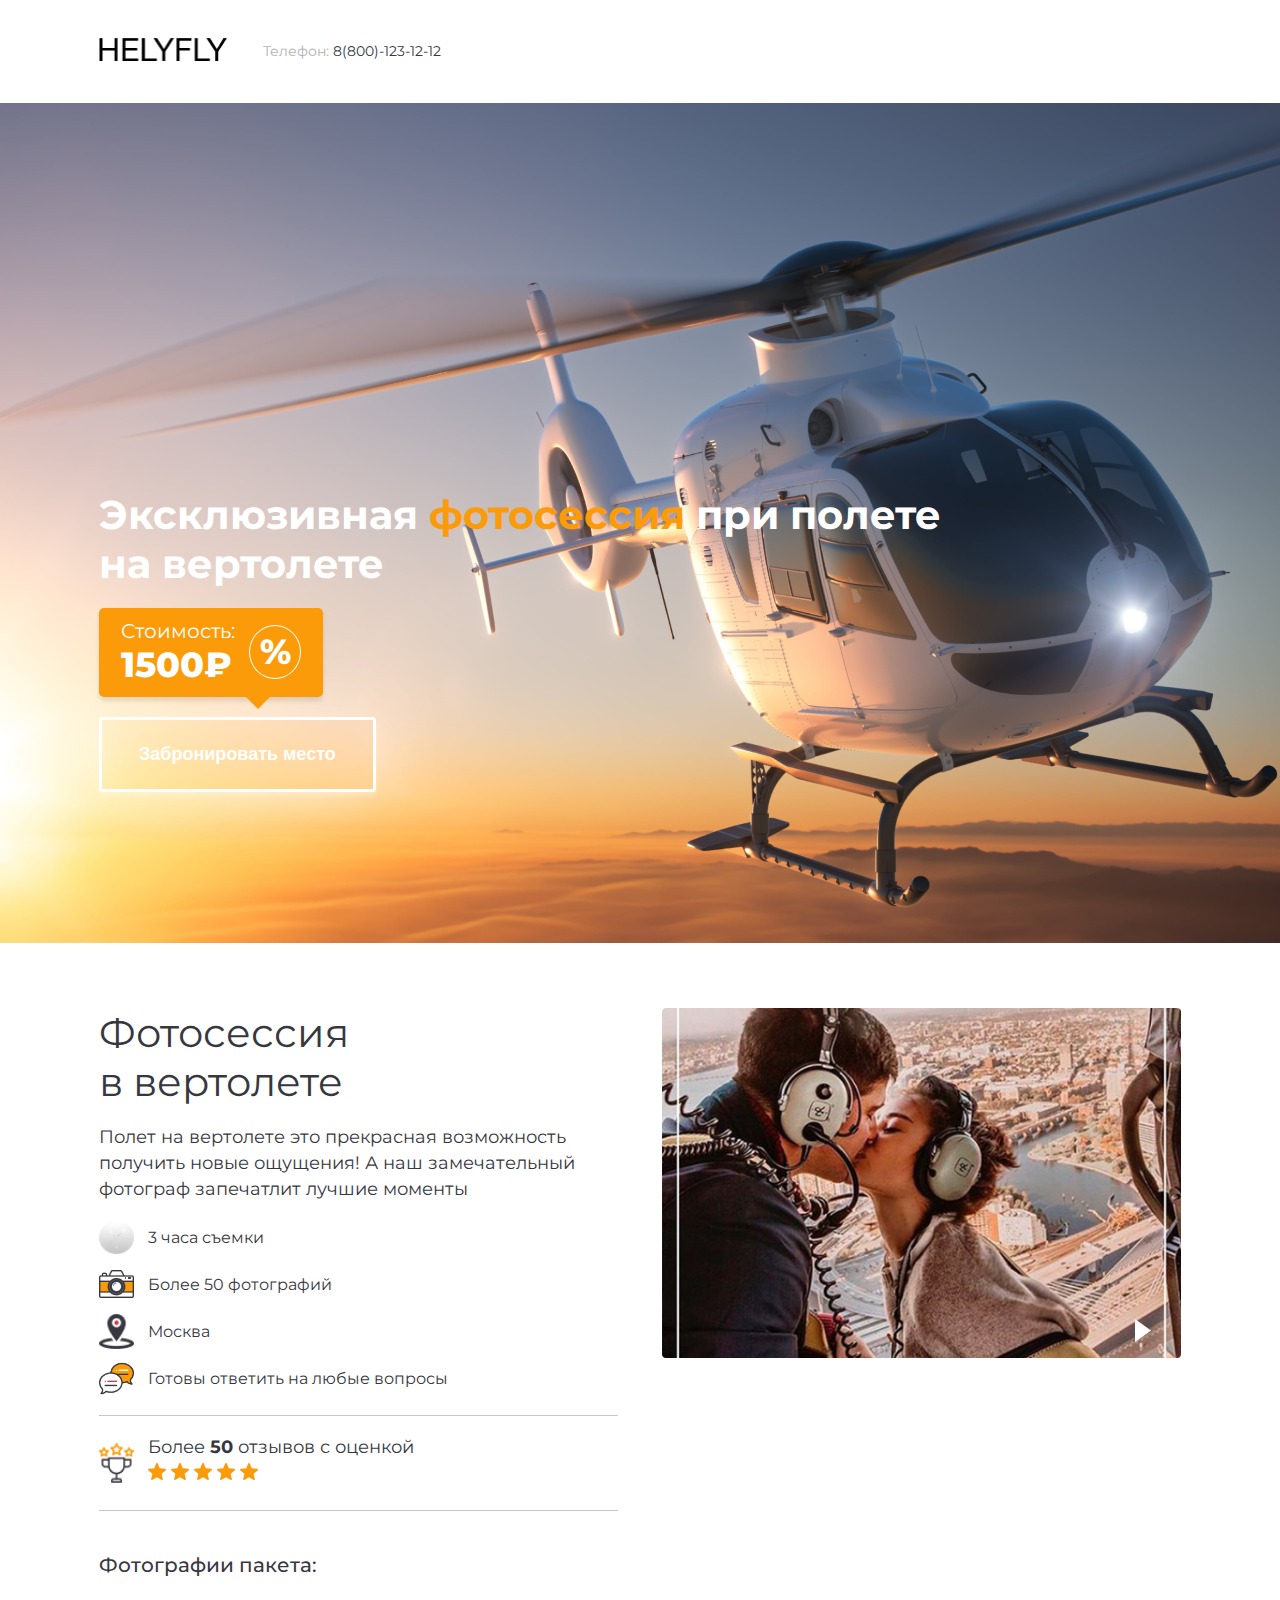
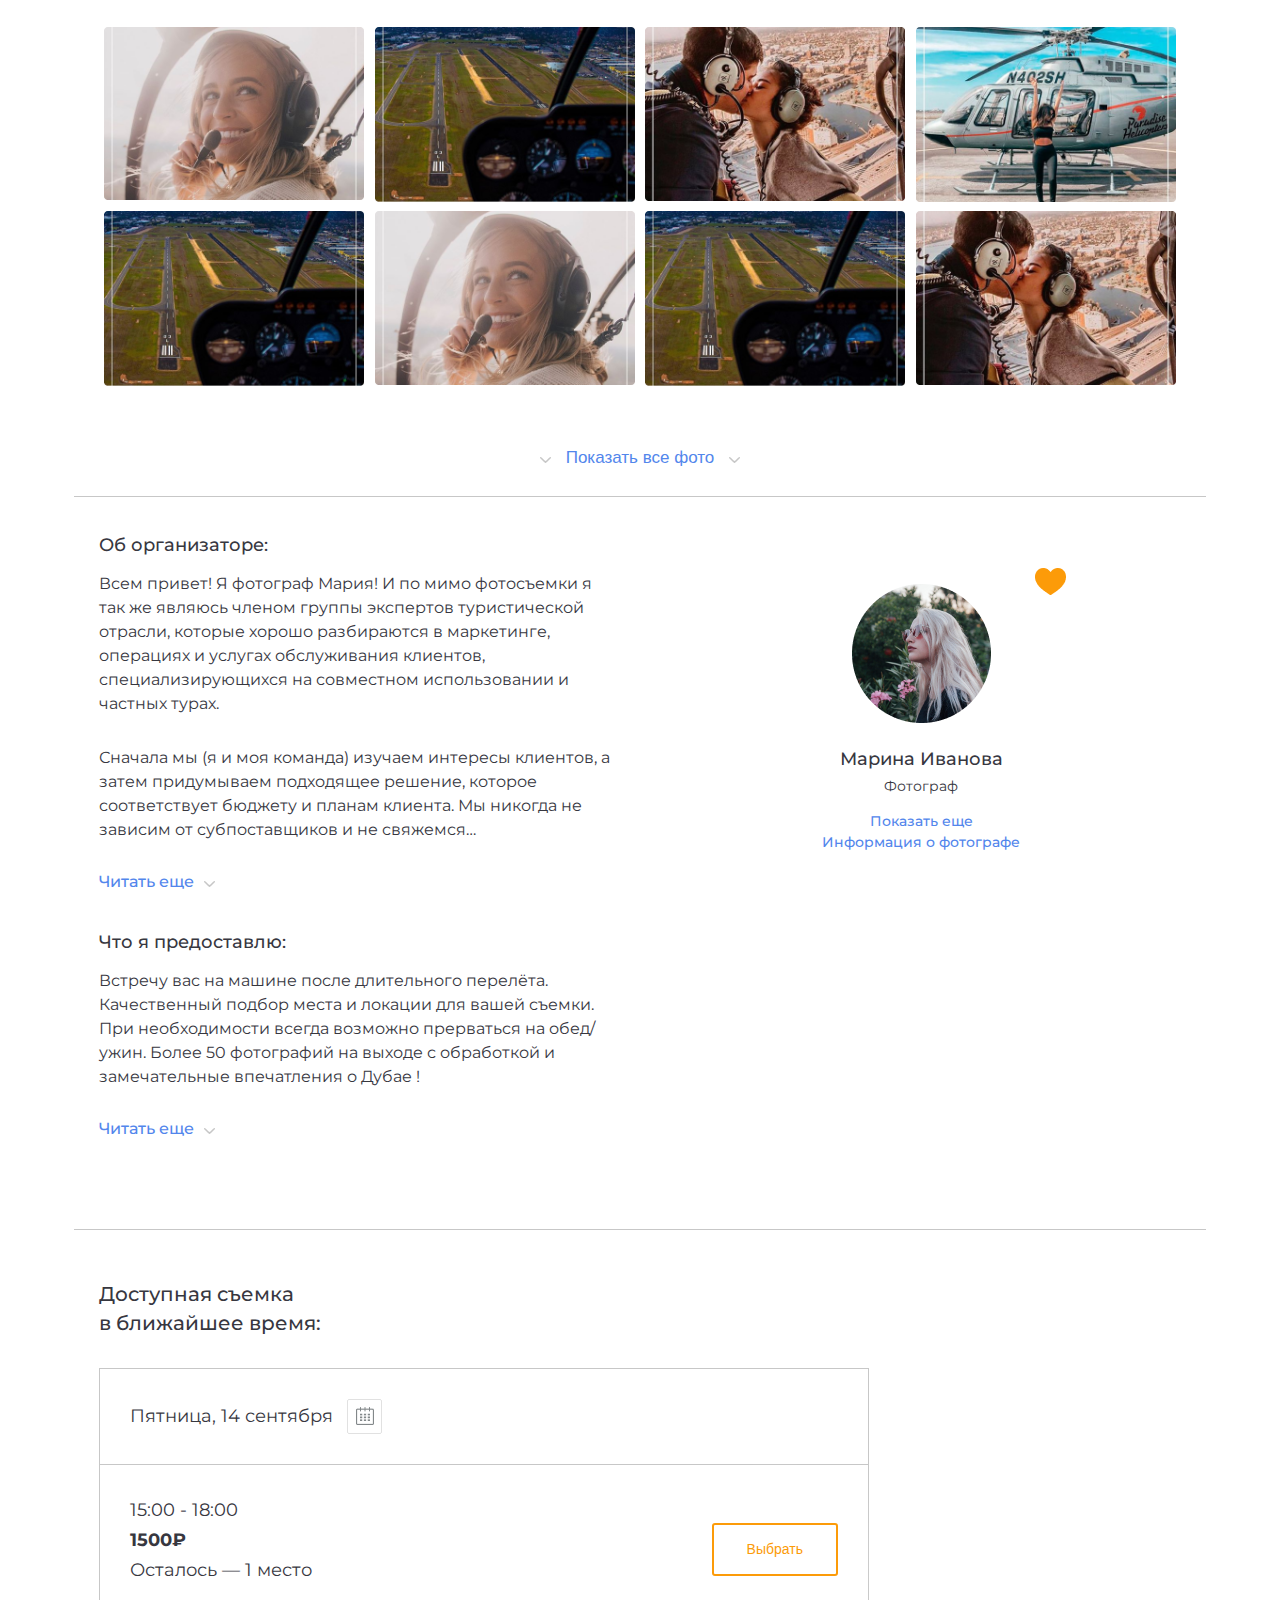
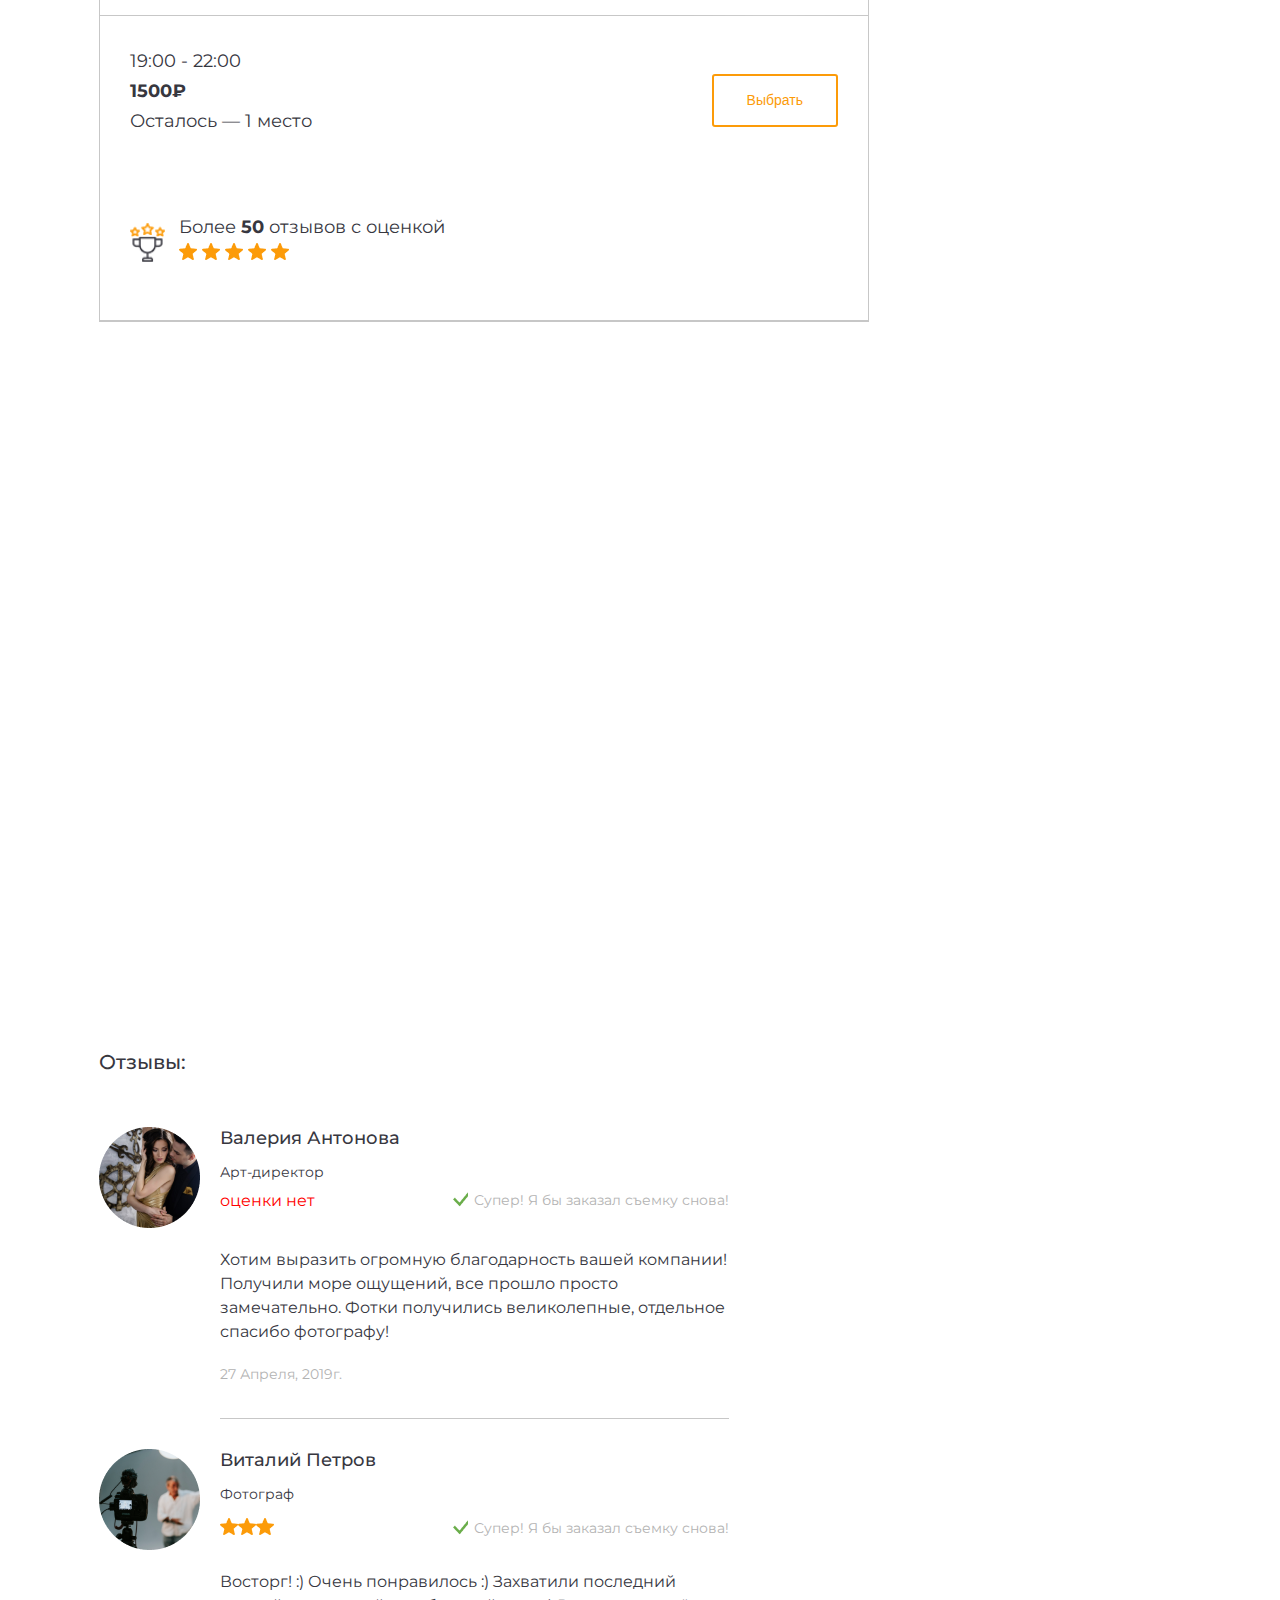
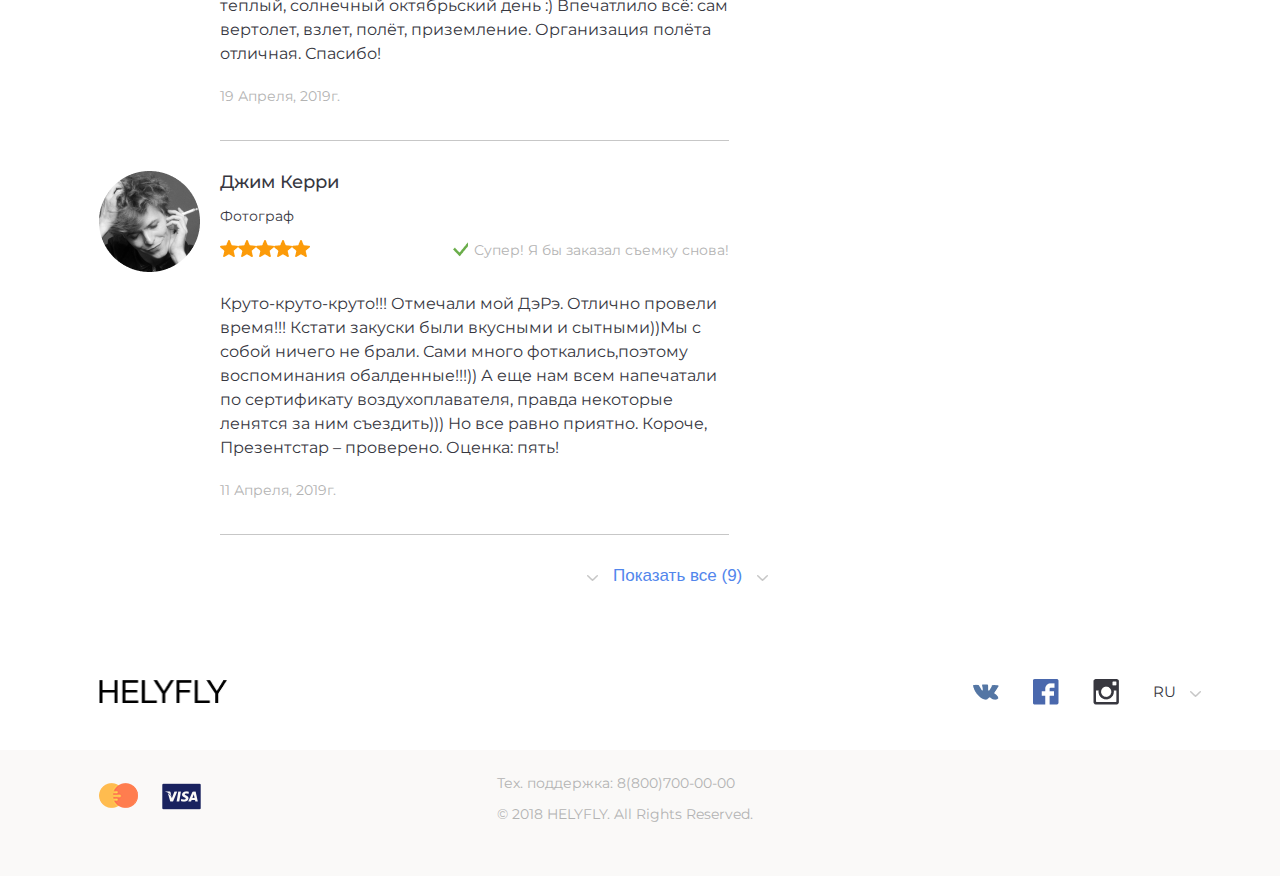
<file: template#1/index.html>
<!DOCTYPE html>
<html lang="ru">

<head>
    <meta charset="UTF-8">
    <meta name="viewport" content="width=device-width, initial-scale=1.0">
    <meta http-equiv="X-UA-Compatible" content="ie=edge">

    <link
        href="https://fonts.googleapis.com/css?family=Montserrat:100,100i,200,200i,300,300i,400,400i,500,500i,600,600i,700,700i,800,800i,900,900i&display=swap"
        rel="stylesheet">
    <link rel="stylesheet" href="css/index.css">
    <title>HELYFLY</title>
</head>

<body>
    <!-- Block header -->
    <header class="header">
        <div class="wrapper">

            <!-- Block logo -->
            <a href="#" class="logo">
                <img src="img/logo.png" alt="">
            </a>

            <!-- Block telephone -->
            <div class="tel tel_header">
                Телефон: <a href="tel:+78001231212" class="tel__link">8(800)-123-12-12</a>
            </div>
        </div>
    </header>

    <!-- Block subheader -->
    <div class="subheader">
        <div class="wrapper">
            <div class="container">
                <h1 class="title title_subheader">
                    Эксклюзивная <span class="color-orange">фотосессия</span> при полете на вертолете
                </h1>

                <!-- Block price -->
                <div class="price">
                    <div class="price__box">
                        <span class="price__text">Стоимость:</span>
                        <span class="price__sum">1500&#8381;</span>
                    </div>

                    <div class="price__icon">%</div>
                </div>

                <button class="btn" id="reservations">Забронировать место</button>
            </div>
        </div>
    </div>

    <!-- Block photo -->
    <div class="photo photo--customer">
        <div class="wrapper">
            <div class="photo__description">
                <h3 class="title photo__title">Фотосессия<br> в вертолете</h3>

                <p class="photo__text">
                    Полет на вертолете это прекрасная возможность получить новые ощущения! А наш замечательный
                    фотограф запечатлит лучшие моменты
                </p>

                <ul class="photo__list">
                    <li class="photo__item">
                        <img src="img/round.png" alt="round" class="icon">3 часа съемки
                    </li>

                    <li class="photo__item">
                        <img src="img/photocamera.png" alt="photocamera" class="icon">Более 50 фотографий
                    </li>

                    <li class="photo__item">
                        <img src="img/local.png" alt="local" class="icon">Москва
                    </li>

                    <li class="photo__item">
                        <img src="img/review.png" alt="review" class="icon">Готовы ответить на любые вопросы
                    </li>
                </ul>

                <!-- Block rating -->
                <div class="review review--margin_top">
                    <img src="img/assessment.png" alt="assessment" class="icon">

                    <div>
                        Более&nbsp;<b>50</b>&nbsp;отзывов с оценкой&nbsp;&nbsp;

                        <div class="achievements">
                            <ul class="achievements__list">
                                <li class="achievements__item"></li>
                                <li class="achievements__item"></li>
                                <li class="achievements__item"></li>
                                <li class="achievements__item"></li>
                                <li class="achievements__item"></li>
                            </ul>
                        </div>
                    </div>

                </div>
            </div>

            <!-- Block video -->
            <div class="video">
                <h3 class="title photo__title mobile">Фотосессия<br> в вертолете</h3>

                <div class="video__image">
                    <img width="100%" src="image/image for video.png" alt="">
                    <span class="video__icon"></span>
                </div>

                <iframe class="iframe" src="https://www.youtube.com/embed/9078rgkpYL0" frameborder="0"
                    allow="accelerometer; autoplay; encrypted-media; gyroscope; picture-in-picture"
                    allowfullscreen></iframe>
            </div>
        </div>
    </div>

    <!-- Block galery -->
    <div class="galery galery--customer">
        <div class="wrapper">
            <h3 class="title title__galery">Фотографии пакета:</h3>

            <ul class="galery__list">
                <!-- Здесь возвращаются фотографии -->
            </ul>

            <!-- buttons -->
            <button class="btn_show_elem gallery_btn_show_elem">
                <span class="arrow-down"></span>
                Показать все фото
                <span class="arrow-down"></span>
            </button>

            <button class="btn_show_elem gallery_btn_show_elem hidden">
                <span class="arrow-up"></span>
                Скрыть лишние
                <span class="arrow-up"></span>
            </button>
        </div>
    </div>

    <!-- Block about us -->
    <div class="about_us">
        <div class="wrapper">
            <div class="about_us__container">
                <section class="about_us_review" data-about-text="1">
                    <h3 class="about_us_review__title">Об организаторе:</h3>

                    <!-- Block with short text -->
                    <article class="about_us_review__text-short">
                        <p class="about_us_review__text">
                            Всем привет! Я фотограф Мария! И по мимо фотосъемки я так же являюсь членом группы экспертов
                            туристической отрасли, которые хорошо разбираются в маркетинге, операциях и услугах
                            обслуживания
                            клиентов, специализирующихся на совместном использовании и частных турах.
                        </p>

                        <p class="about_us_review__text">
                            Сначала мы (я и моя команда) изучаем интересы клиентов, а затем придумываем подходящее
                            решение,
                            которое соответствует бюджету
                            и планам клиента. Мы никогда не зависим от субпоставщиков
                            и не свяжемся…
                        </p>
                    </article>

                    <!-- Block with full text -->
                    <article class="about_us_review__text-full hidden">
                        <p class="about_us_review__text">
                            Всем привет! Я фотограф Мария! И по мимо фотосъемки я так же являюсь членом группы экспертов
                            туристической отрасли, которые хорошо разбираются в маркетинге, операциях и услугах
                            обслуживания
                            клиентов, специализирующихся на совместном использовании и частных турах.
                        </p>

                        <p class="about_us_review__text">
                            Сначала мы (я и моя команда) изучаем интересы клиентов, а затем придумываем подходящее
                            решение,
                            которое соответствует бюджету
                            и планам клиента. Мы никогда не зависим от субпоставщиков
                            и не свяжемся…
                        </p>

                        <p class="about_us_review__text">
                            Всем привет! Я фотограф Мария! И по мимо фотосъемки я так же являюсь членом группы экспертов
                            туристической отрасли, которые хорошо разбираются в маркетинге, операциях и услугах
                            обслуживания
                            клиентов, специализирующихся на совместном использовании и частных турах.
                        </p>

                        <p class="about_us_review__text">
                            Сначала мы (я и моя команда) изучаем интересы клиентов, а затем придумываем подходящее
                            решение,
                            которое соответствует бюджету
                            и планам клиента. Мы никогда не зависим от субпоставщиков
                            и не свяжемся…
                        </p>
                    </article>

                    <a class="btn-show-yet about_us_review__btn">Читать еще<span class="arrow-down"></span></a>
                </section>

                <section class="about_us_review" data-about-text="2">
                    <h3 class="about_us_review__title">Что я предоставлю:</h3>

                    <!-- Block with short text -->
                    <article class="about_us_review__text-short">
                        <p class="about_us_review__text">
                            Встречу вас на машине после длительного перелёта.  Качественный подбор места и локации для
                            вашей съемки.  При необходимости всегда возможно прерваться на обед/ужин. Более 50
                            фотографий
                            на выходе с обработкой и замечательные впечатления о Дубае ! 
                        </p>
                    </article>

                    <!-- Block with full text -->
                    <article class="about_us_review__text-full hidden">
                        <p class="about_us_review__text">
                            Встречу вас на машине после длительного перелёта.  Качественный подбор места и локации для
                            вашей съемки.  При необходимости всегда возможно прерваться на обед/ужин. Более 50
                            фотографий
                            на выходе с обработкой и замечательные впечатления о Дубае ! 
                        </p>

                        <p class="about_us_review__text">
                            Встречу вас на машине после длительного перелёта.  Качественный подбор места и локации для
                            вашей съемки.  При необходимости всегда возможно прерваться на обед/ужин. Более 50
                            фотографий
                            на выходе с обработкой и замечательные впечатления о Дубае ! 
                        </p>

                        <p class="about_us_review__text">
                            Встречу вас на машине после длительного перелёта.  Качественный подбор места и локации для
                            вашей съемки.  При необходимости всегда возможно прерваться на обед/ужин. Более 50
                            фотографий
                            на выходе с обработкой и замечательные впечатления о Дубае ! 
                        </p>
                    </article>

                    <a class="btn-show-yet about_us_review__btn">Читать еще<span class="arrow-down"></span></a>
                </section>
            </div>

            <!-- Block photograph -->
            <div class="about_us__container">
                <div class="photograph photograph--customer">
                    <span class="photograph__icon"></span>

                    <img src="image/user1.png" class="photograph__img">

                    <div class="photograph__box">
                        <span class="photograph__name">Марина Иванова</span>
                        <br><span class="photograph__prof">Фотограф</span>

                        <p>
                            <a href="" class="btn-show-yet photograph__btn">Показать еще</a>
                            <a href="" class="btn-show-yet photograph__btn">Информация о фотографе</a>
                        </p>
                    </div>
                </div>
            </div>
        </div>
    </div>

    <!-- Block filming -->
    <div class="filming filming--customer">
        <div class="wrapper">
            <h3 class="filming__title">Доступная съемка<br>в ближайшее время:</h3>

            <div class="filming-schedule">
                <div class="filming-schedule__block">
                    <date class="filming-schedule__text filming-schedule__text--customer">
                        Пятница, 14 сентября
                        <img src="img/calendar.png" class="icon" style="margin-left: 14px;">
                    </date>
                </div>

                <div class="filming-schedule__block filming-schedule__block--flex">
                    <div class="filming-schedule__box">
                        <time class="filming-schedule__text">
                            15:00 - 18:00
                        </time>

                        <p class="filming-schedule__text bold">
                            1500&#8381;
                        </p>

                        <p class="filming-schedule__text">
                            Осталось — 1 место
                        </p>
                    </div>

                    <div class="filming-schedule__box">
                        <button class="btn btn--customer">Выбрать</button>
                    </div>
                </div>

                <div class="filming-schedule__block filming-schedule__block--flex">
                    <div class="filming-schedule__box">
                        <time class="filming-schedule__text">
                            19:00 - 22:00
                        </time>

                        <p class="filming-schedule__text bold">
                            1500&#8381;
                        </p>

                        <p class="filming-schedule__text">
                            Осталось — 1 место
                        </p>
                    </div>

                    <div class="filming-schedule__box">
                        <button class="btn btn--customer">Выбрать</button>
                    </div>

                    <!-- Block rating -->
                    <div class="review review_filming-schedule">
                        <img src="img/assessment.png" alt="assessment" class="icon">
                        <div>
                            Более&nbsp;<b>50</b>&nbsp;отзывов с оценкой&nbsp;&nbsp;

                            <div class="achievements">
                                <ul class="achievements__list">
                                    <li class="achievements__item"></li>
                                    <li class="achievements__item"></li>
                                    <li class="achievements__item"></li>
                                    <li class="achievements__item"></li>
                                    <li class="achievements__item"></li>
                                </ul>
                            </div>
                        </div>
                    </div>
                </div>
            </div>
        </div>
    </div>

    <!-- Block map -->
    <div class="map">
        <iframe class="map__iframe"
            src="https://www.google.com/maps/embed?pb=!1m18!1m12!1m3!1d577336.7651402194!2d36.82511187482546!3d55.5807479975808!2m3!1f0!2f0!3f0!3m2!1i1024!2i768!4f13.1!3m3!1m2!1s0x46b54afc73d4b0c9%3A0x3d44d6cc5757cf4c!2z0JzQvtGB0LrQstCwLCDQoNC-0YHRgdC40Y8!5e0!3m2!1sru!2skg!4v1569171059318!5m2!1sru!2skg"
            frameborder="0" style="border:0;" allowfullscreen="">
        </iframe>
    </div>

    <!-- Block reviews -->
    <div class="reviews">
        <div class="wrapper">
            <h3 class="reviews__title">Отзывы:</h3>

            <!-- Здесь возвращаются отзывы -->

            <span id="reviews"></span>

            <!-- Block button reviews -->
            <div class="reviews__btn">
                <button class="btn_show_elem" id="reviews__btn-show">
                    <span class="arrow-down"></span>
                    Показать все
                    <span class="reviews__count">...</span>
                    <span class="arrow-down"></span>
                </button>

                <button class="btn_show_elem hidden" id="reviews__btn-hide">
                    <span class="arrow-up"></span>
                    Скрыть лишние
                    <span class="arrow-up"></span>
                </button>
            </div>
        </div>
    </div>

    <!-- Block footer -->
    <footer class="footer">
        <div class="wrapper">
            <a href="#" class="logo">
                <img src="img/logo.png" alt="">
            </a>

            <!-- Block social -->
            <nav class="social">
                <ul class="social__list">
                    <a href="" class="social__link">
                        <li class="social__item vk"></li>
                    </a>

                    <a href="" class="social__link">
                        <li class="social__item fb"></li>
                    </a>

                    <a href="" class="social__link">
                        <li class="social__item in"></li>
                    </a>

                    <a href="#" class="language">
                        ru
                        <span class="arrow-down"></span>
                    </a>
                </ul>
            </nav>
        </div>
    </footer>

    <!-- Block subfooter -->
    <footer class="subfooter">
        <div class="wrapper">

            <!-- Block cart -->
            <ul class="cart">
                <div class="cart__container">
                    <a href="" class="cart__link">
                        <li class="cart__item mc"></li>
                    </a>

                    <a href="" class="cart__link">
                        <li class="cart__item visa"></li>
                    </a>
                </div>

                <!-- Block language -->
                <a href="#" class="language lm">
                    ru
                    <span class="arrow-down"></span>
                </a>
            </ul>

            <!-- Block site -->
            <div class="site site--customer">
                <p class="site__text">Тех. поддержка: <a class="site__link" href="tel: +78007000000">8(800)700-00-00</a>
                </p>

                <p class="site__text">© 2018 HELYFLY. All Rights Reserved.</p>
            </div>
        </div>
    </footer>

    <!-- Block shadow -->
    <div class="shadow">

        <!-- Block modal window -->
        <div class="modal">
            <img src="img/close.png" alt="" class="modal__icon modal__icon--close" id="close">
            <span class="clearFix"></span>
            <h2 class="modal__title">Бронирование</h2>

            <form action="#">
                <div class="modal__block">
                    <span class="modal__name">Дата</span><span class="requred">*</span>
                    <input type="date" required class="modal__input">
                    <img src="img/calendar-m.png" alt="" class="modal__icon modal__icon--calendar">
                </div>
                <span class="clearFix"></span>

                <div class="modal__block">
                    <span class="modal__name">Email</span><span class="requred">*</span>
                    <input type="email" required placeholder="Электронная почта" class="modal__input">
                </div>

                <div class="modal__block">
                    <span class="modal__name">Имя</span><span class="requred">*</span>
                    <input type="text" required placeholder="Иван" class="modal__input">
                </div>

                <div class="modal__block">
                    <span class="modal__name">Фамилия</span><span class="requred">*</span>
                    <input type="text" required placeholder="Громов" class="modal__input">
                </div>

                <div class="modal__block">
                    <span class="modal__name">Телефон</span><span class="requred">*</span>
                    <input type="text" required placeholder="+7 (905) 184-81-40" class="modal__input">
                </div>

                <div class="modal__block">
                    <span class="modal__name">Данные карты</span><span class="requred">*</span>
                    <input type="text" maxlength="12" required pattern="[0-9]{12}" placeholder="Номер карты"
                        class="modal__input modal__input--border-radius">

                    <div class="modal__box">
                        <input type="text" maxlength="5" required pattern="[0-9]{2}/[0-9]{2}"
                            placeholder="Срок действия" class="modal__input modal__input--size_m">
                        <input type="text" maxlength="4" required pattern="[0-9]{4}" placeholder="CVV"
                            class="modal__input modal__input--size_m">
                    </div>
                </div>

                <div class="user_agreement">
                    <label>
                        <input type="checkbox" required class="user_agreement__input">
                    </label>

                    <p class="user_agreement__text">
                        Я согласен с пользовательским
                        соглашением и публичной офертой
                    </p>
                </div>

                <button class="modal_btn">Забронировать</button>
            </form>
        </div>
    </div>
    
    <!-- Scripts -->
    <script src="js/jquery-3.4.1.js"></script>
    <script src="js/main.js"></script>
</body>

</html>
</file>
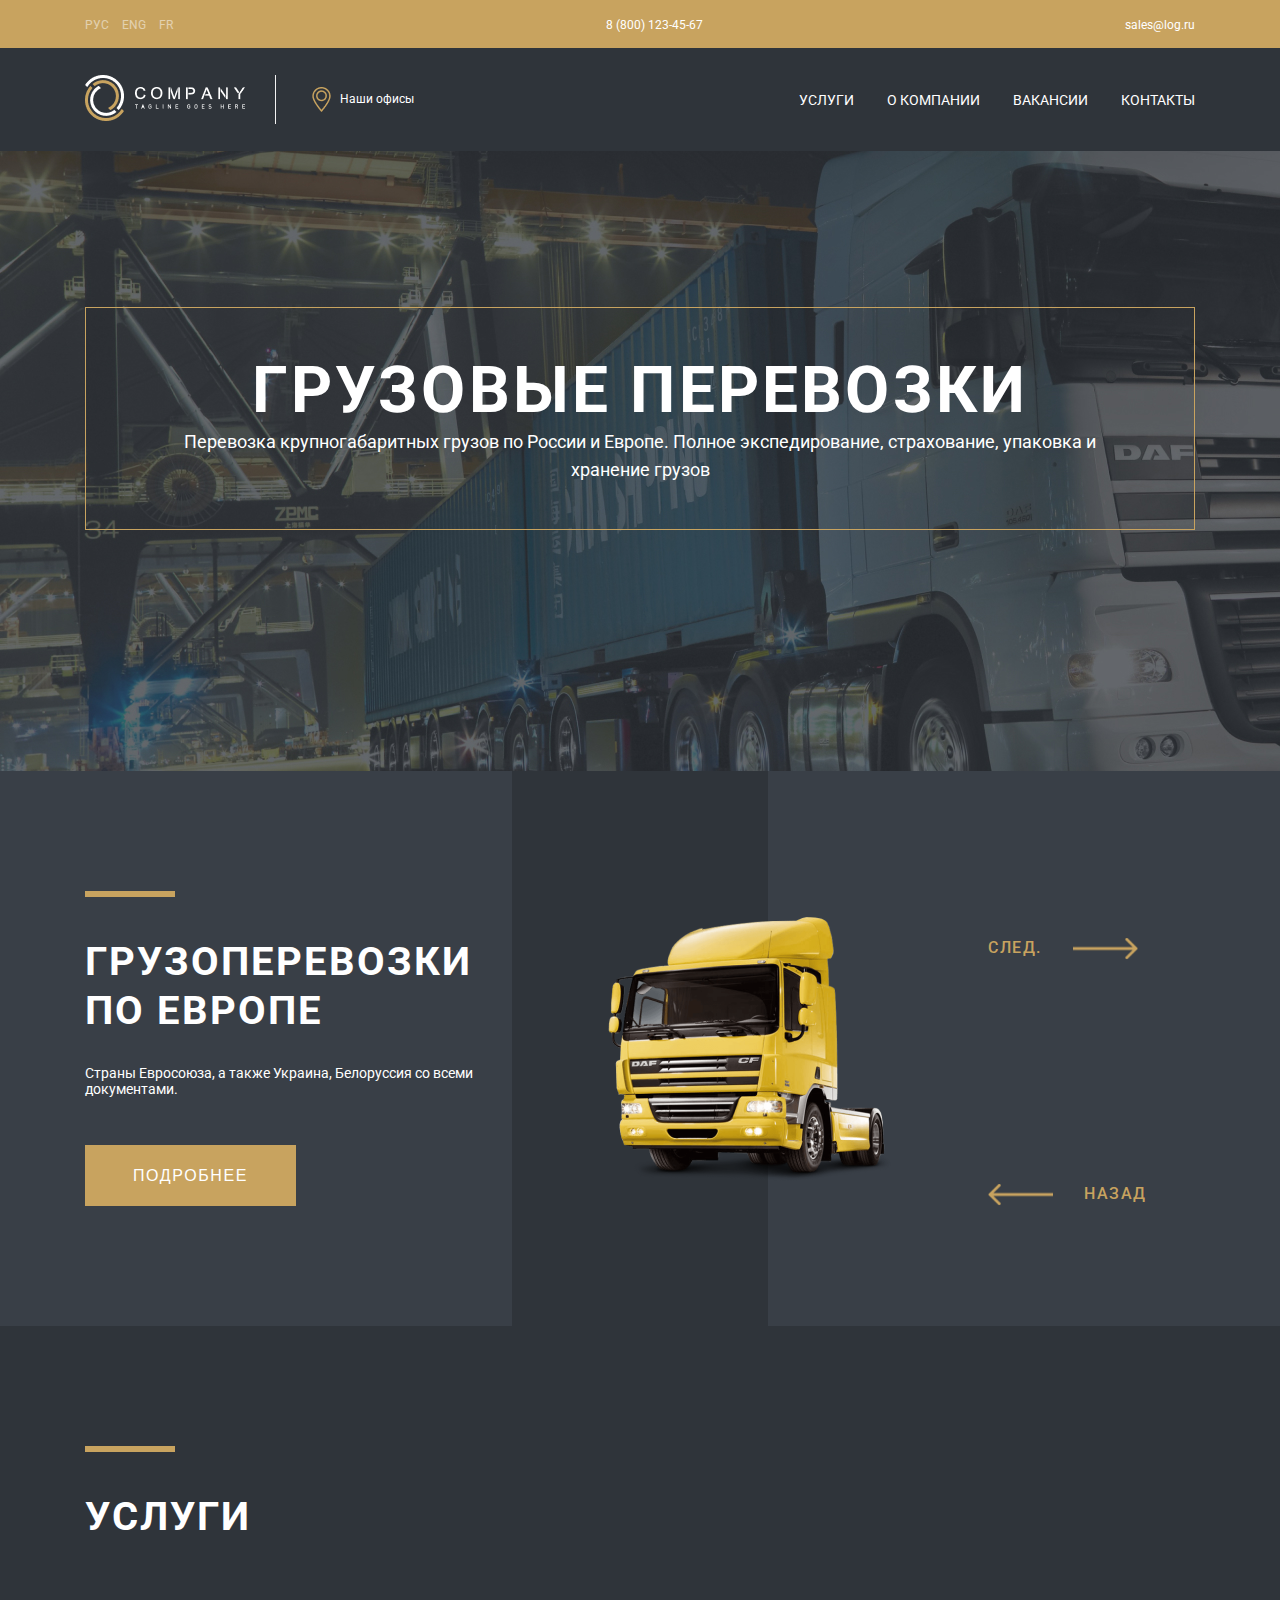
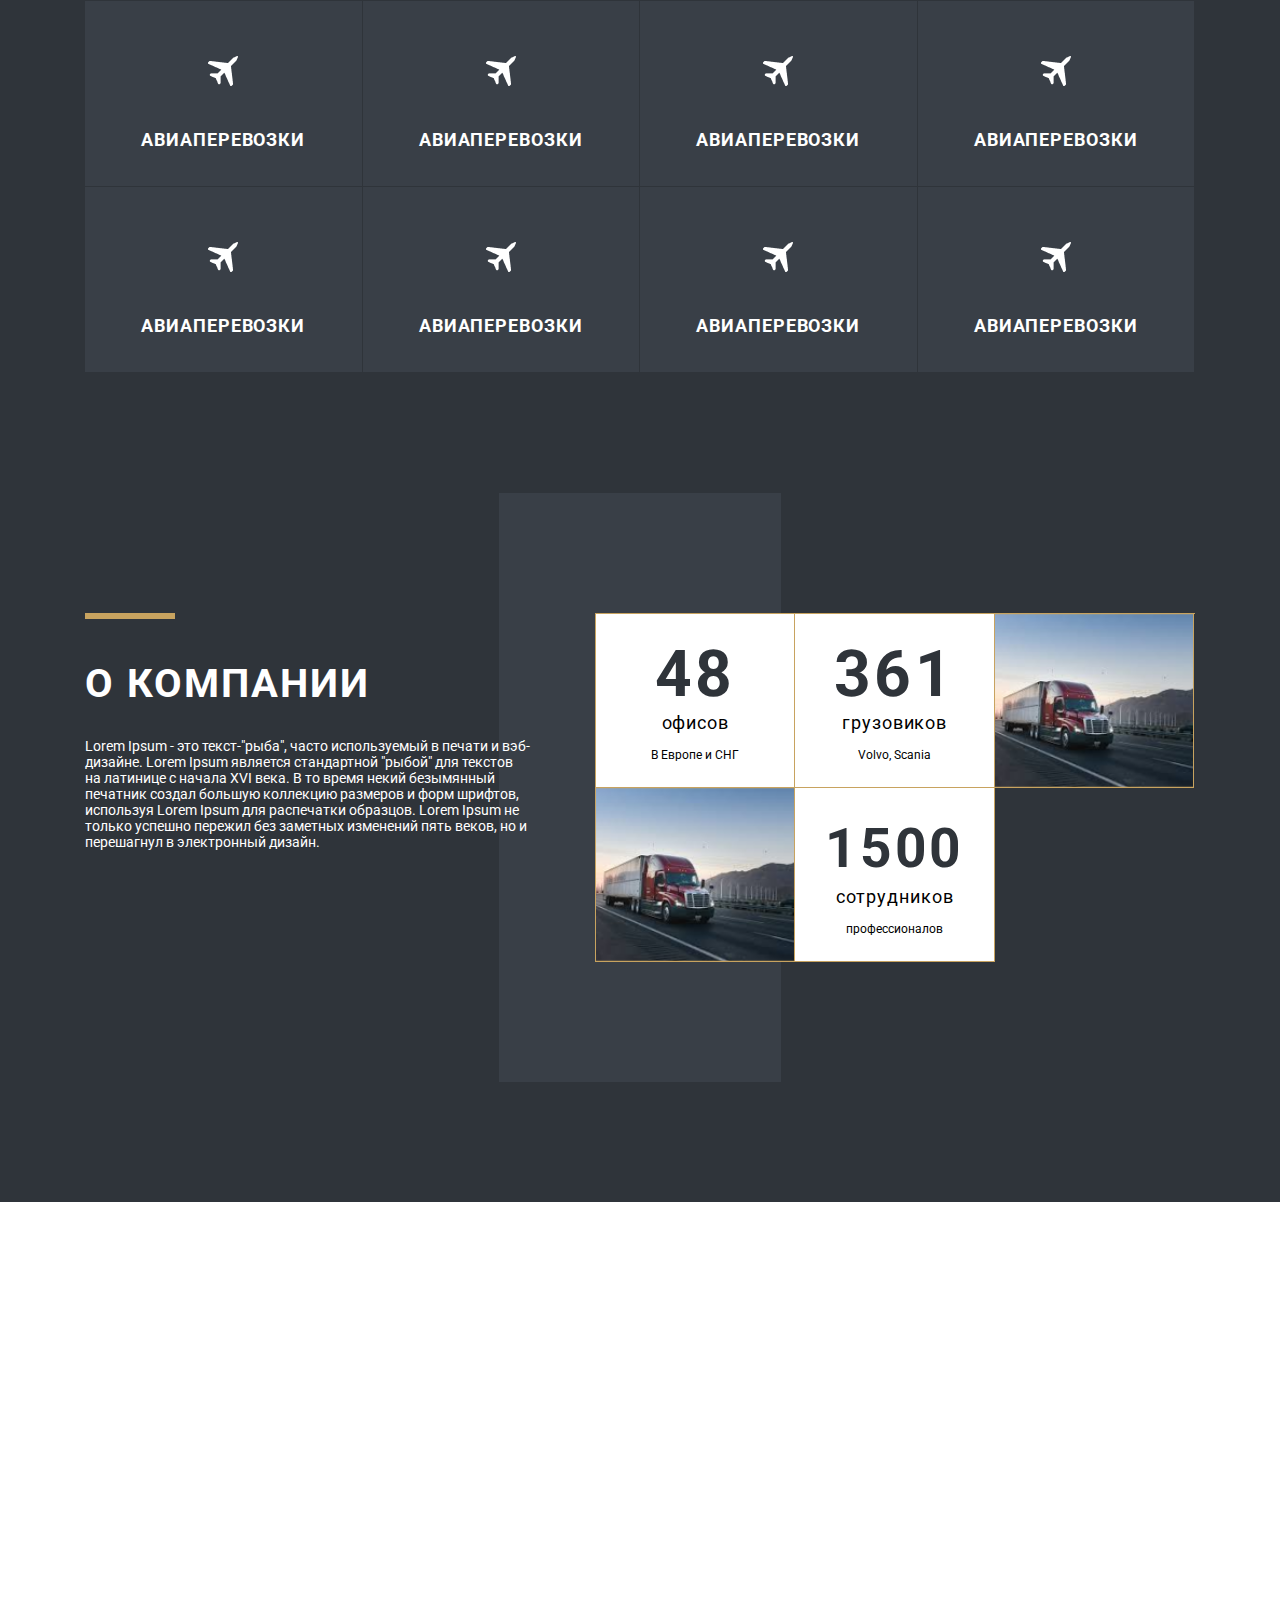
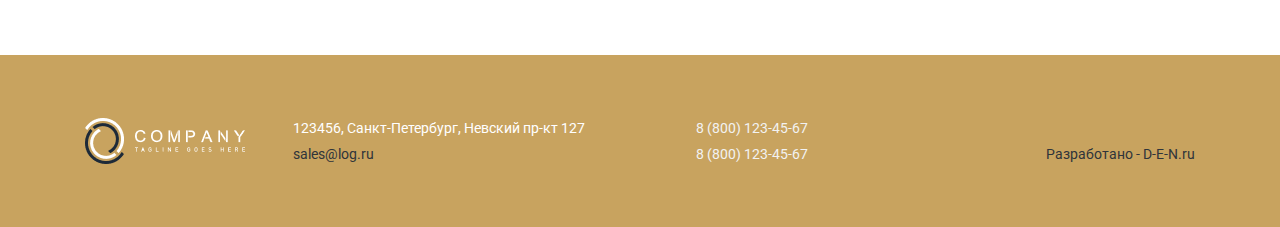
<file: template#2/index.html>
<!DOCTYPE html>
<html lang="ru">

<head>
    <meta charset="UTF-8">
    <meta name="viewport" content="width=device-width, initial-scale=1.0">
    <meta http-equiv="X-UA-Compatible" content="ie=edge">
    <link rel="stylesheet" href="css/index.css">
    <title>Грузовые перевозки</title>
</head>

<body>
    <!-- subheader -->
    <div class="page">
        <header class="tophead">
            <div class="wrapper tophead__conainer">
                <!-- language -->
                <nav class="language">
                    <ul class="language__list">
                        <li class="language__item">
                            <a href="#" class="language__link">РУС</a>
                        </li>

                        <li class="language__item">
                            <a href="#" class="language__link">ENG</a>
                        </li>

                        <li class="language__item">
                            <a href="#" class="language__link">FR</a>
                        </li>
                    </ul>
                </nav>

                <!-- contact -->
                <div class="contact">
                    <a href="#" class="contact__link">8 (800) 123-45-67</a>
                </div>

                <!-- contact -->
                <div class="contact">
                    <a href="#" class="contact__link">sales@log.ru</a>
                </div>
            </div>
        </header>

        <!-- head -->
        <header class="head">
            <div class="wrapper head__container">
                <div class="head__box">
                    <!-- logo -->
                    <div class="logo head__logo">
                        <a href="#">
                            <img src="img/logo.png" class="logo__img">
                        </a>
                    </div>

                    <!-- contact -->
                    <div class="contact">
                        <img src="img/local.png" class="contact__icon head__icon">
                        <a href="#" class="contact__link">Наши офисы</a>
                    </div>
                </div>

                <div class="head__box">
                    <!-- menu -->
                    <nav class="menu">
                        <ul class="menu__list">
                            <li class="menu__item">
                                <a href="#" class="menu__link">Услуги</a>
                            </li>

                            <li class="menu__item">
                                <a href="#" class="menu__link">О компании</a>
                            </li>

                            <li class="menu__item">
                                <a href="#" class="menu__link">Вакансии</a>
                            </li>

                            <li class="menu__item">
                                <a href="#" class="menu__link">Контакты</a>
                            </li>
                        </ul>
                    </nav>

                    <img src="img/menu-button.svg" alt="" class="menu__mobile">
                </div>
            </div>
        </header>

        <!-- lowerhead -->
        <div class="lowerhead">
            <div class="wrapper">
                <div class="lowerhead__block">
                    <h2 class="title lowerhead__title">Грузовые перевозки</h2>
                    <p class="lowerhead__text">
                        Перевозка крупногабаритных грузов по России и Европе. Полное экспедирование, страхование,
                        упаковка и хранение грузов
                    </p>
                </div>
            </div>
        </div>

        <!-- content -->
        <main class="content">
            <section class="section transportation">
                <div class="wrapper transportation__container">
                    <div class="transportation__info">
                        <div class="line line--margin"></div>
                        <h2 class="title">Грузоперевозки по европе</h2>
                        <p class="transportation__text">
                            Страны Евросоюза, а также Украина, Белоруссия со всеми документами.
                        </p>

                        <button class="transportation__btn">Подробнее</button>
                    </div>

                    <!-- transportation image block -->
                    <div class="transportation__img">
                        <img src="image/galery/img1.png" alt="">
                    </div>

                    <div class="transportation__control">
                        <a href="" class="transportation__link">след.<img src="img/arrow next.png" alt=""
                                class="transportation__icon" style="margin-left: 31px;"></a>
                        <a href="" class="transportation__link"><img src="img/arrow previous.png" alt=""
                                class="transportation__icon" style="margin-right: 31px;">назад</a>
                    </div>
                </div>
            </section>

            <!-- services -->
            <section class="section services">
                <div class="wrapper">
                    <!-- line -->
                    <div class="line line--margin"></div>
                    <h2 class="title">Услуги</h2>

                    <!-- service card -->
                    <div class="service_card service_card--margin_top">
                        <div class="service_card__item">
                            <div class="service_card__rangle">
                                <img src="img/the plane.png" alt="" class="service_card__img">
                            </div>

                            <p class="service_card__text">Авиаперевозки</p>
                        </div>

                        <div class="service_card__item">
                            <div class="service_card__rangle">
                                <img src="img/the plane.png" alt="" class="service_card__img">
                            </div>

                            <p class="service_card__text">Авиаперевозки</p>
                        </div>

                        <div class="service_card__item">
                            <div class="service_card__rangle">
                                <img src="img/the plane.png" alt="" class="service_card__img">
                            </div>

                            <p class="service_card__text">Авиаперевозки</p>
                        </div>

                        <div class="service_card__item">
                            <div class="service_card__rangle">
                                <img src="img/the plane.png" alt="" class="service_card__img">
                            </div>

                            <p class="service_card__text">Авиаперевозки</p>
                        </div>

                        <div class="service_card__item">
                            <div class="service_card__rangle">
                                <img src="img/the plane.png" alt="" class="service_card__img">
                            </div>

                            <p class="service_card__text">Авиаперевозки</p>
                        </div>

                        <div class="service_card__item">
                            <div class="service_card__rangle">
                                <img src="img/the plane.png" alt="" class="service_card__img">
                            </div>

                            <p class="service_card__text">Авиаперевозки</p>
                        </div>

                        <div class="service_card__item">
                            <div class="service_card__rangle">
                                <img src="img/the plane.png" alt="" class="service_card__img">
                            </div>

                            <p class="service_card__text">Авиаперевозки</p>
                        </div>

                        <div class="service_card__item">
                            <div class="service_card__rangle">
                                <img src="img/the plane.png" alt="" class="service_card__img">
                            </div>

                            <p class="service_card__text">Авиаперевозки</p>
                        </div>
                    </div>
                </div>
            </section>

            <section class="section company">
                <div class="wrapper company__container">

                    <div class="company__info">
                        <!-- line -->
                        <div class="line line--margin"></div>
                        <h2 class="title">О компании</h2>
                        <p class="company__text">
                            Lorem Ipsum - это текст-"рыба", часто используемый в печати и вэб-дизайне.
                            Lorem Ipsum является стандартной "рыбой" для текстов на латинице с начала XVI века.
                            В то время некий безымянный печатник создал большую коллекцию размеров и форм шрифтов,
                            используя Lorem Ipsum для распечатки образцов. Lorem Ipsum не только успешно пережил без
                            заметных изменений пять веков, но и перешагнул в электронный дизайн.
                        </p>
                    </div>

                    <!-- company card -->
                    <div class="company_card">
                        <div class="company_card__item">
                            <p class="company_card__count">48</p>
                            <p class="company_card__name">офисов</p>
                            <p class="company_card__subname">В Европе и СНГ</p>
                        </div>

                        <div class="company_card__item">
                            <p class="company_card__count">361</p>
                            <p class="company_card__name">грузовиков</p>
                            <p class="company_card__subname">Volvo, Scania</p>
                        </div>

                        <div class="company_card__item">
                            <!-- There img -->
                        </div>
                        <div class="company_card__item">
                            <!-- There img -->
                        </div>

                        <div class="company_card__item">
                            <p class="company_card__count company_card__count--size_sm">1500</p>
                            <p class="company_card__name">сотрудников</p>
                            <p class="company_card__subname">профессионалов </p>
                        </div>
                    </div>
                </div>
            </section>
        </main>

        <!-- map -->
        <iframe class="map"
            src="https://www.google.com/maps/embed?pb=!1m14!1m12!1m3!1d12075.179706455936!2d-74.13979450000001!3d40.8324679!2m3!1f0!2f0!3f0!3m2!1i1024!2i768!4f13.1!5e0!3m2!1sru!2sus!4v1569767889699!5m2!1sru!2sus"
            frameborder="0" allowfullscreen=""></iframe>

        <!-- footer -->
        <footer class="footer">
            <div class="wrapper footer__container">
                <div class="footer__box">
                    <!-- logo -->
                    <div class="logo">
                        <a href="">
                            <img src="img/logo2.png" class="logo__img">
                        </a>
                    </div>

                    <div class="contact">
                        <!-- address -->
                        <address class="address">123456, Санкт-Петербург, Невский пр-кт 127</address>
                        <a href="#" class="contact__link footer__link color_black">sales@log.ru</a>
                    </div>
                </div>

                <div class="footer__box">
                    <div class="contact">
                        <a href="#" class="contact__link footer__link">8 (800) 123-45-67</a>
                        <br><a href="#" class="contact__link footer__link">8 (800) 123-45-67</a>
                    </div>

                    <div class="contact">
                        <!-- developer -->
                        <a href="#" class="contact__link footer__link color_black">Разработано - D-E-N.ru</a>
                    </div>
                </div>
            </div>
        </footer>
    </div>
</body>

</html>
</file>
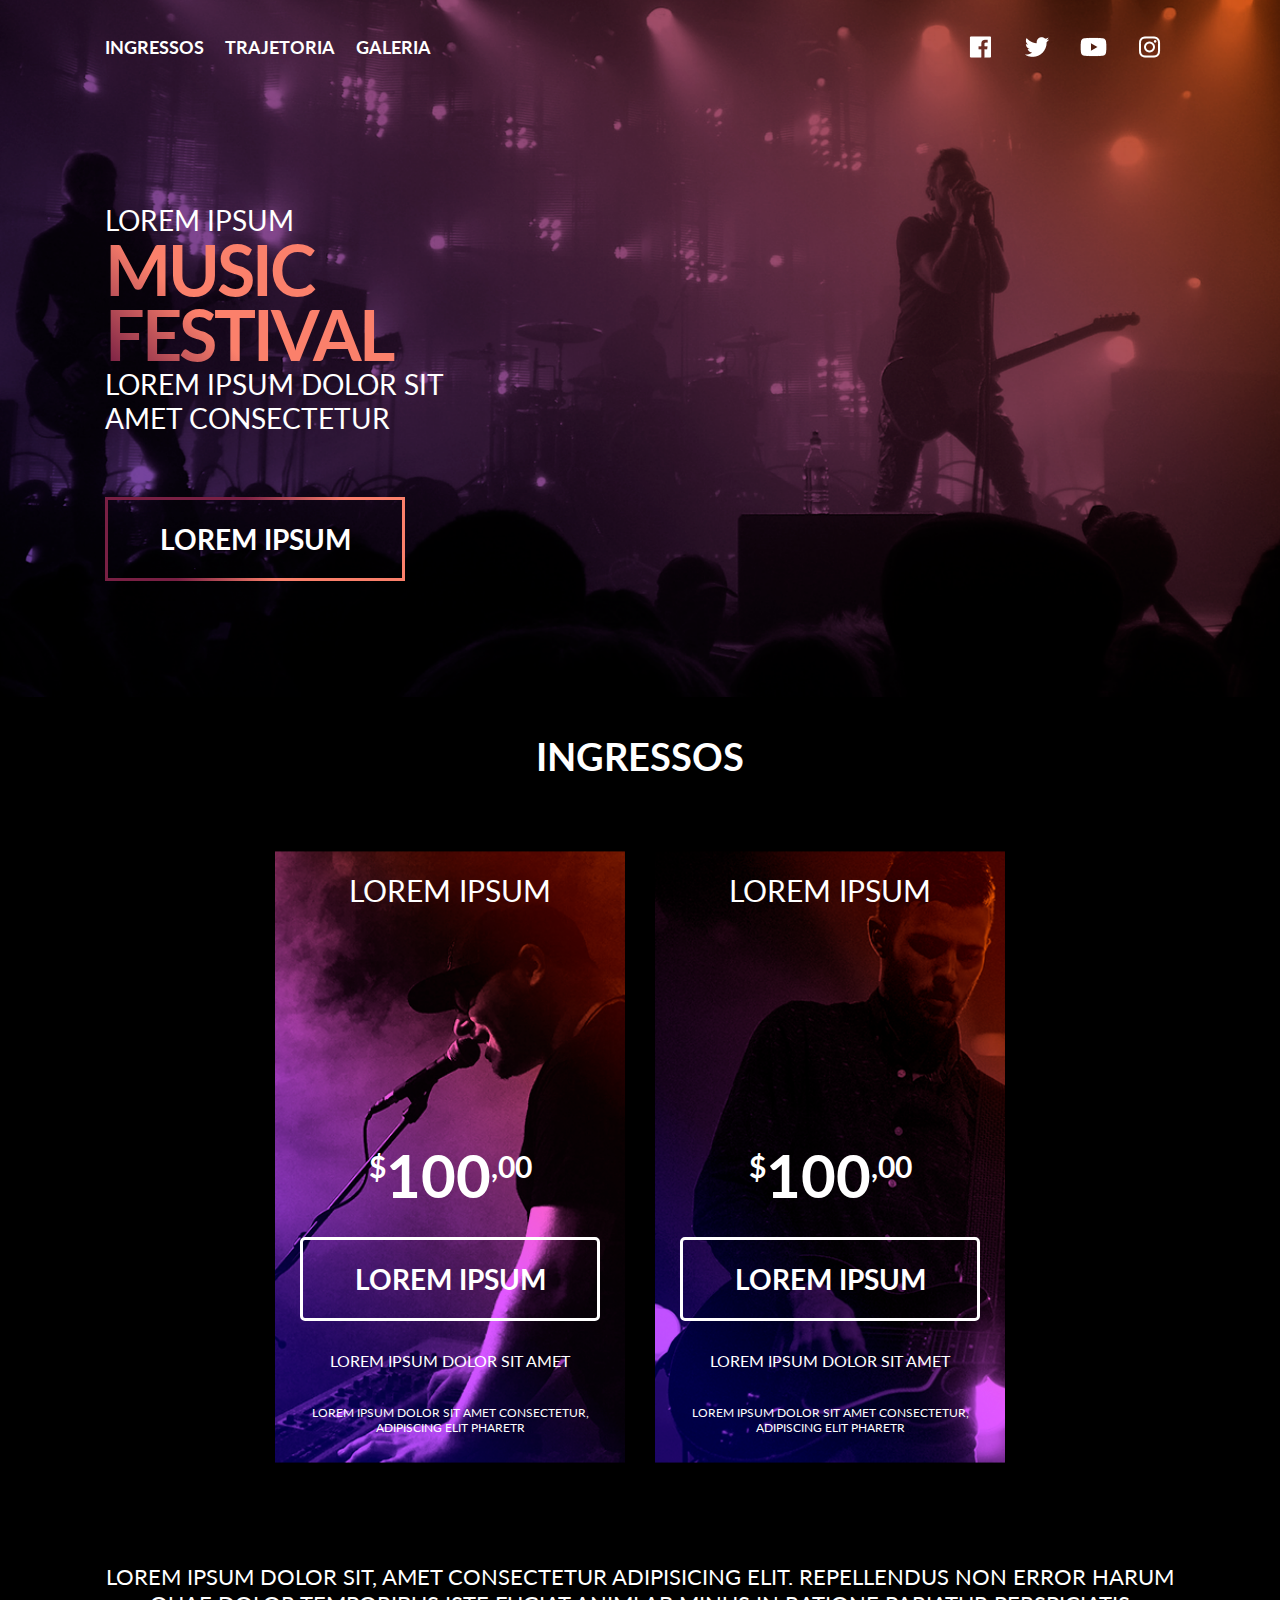
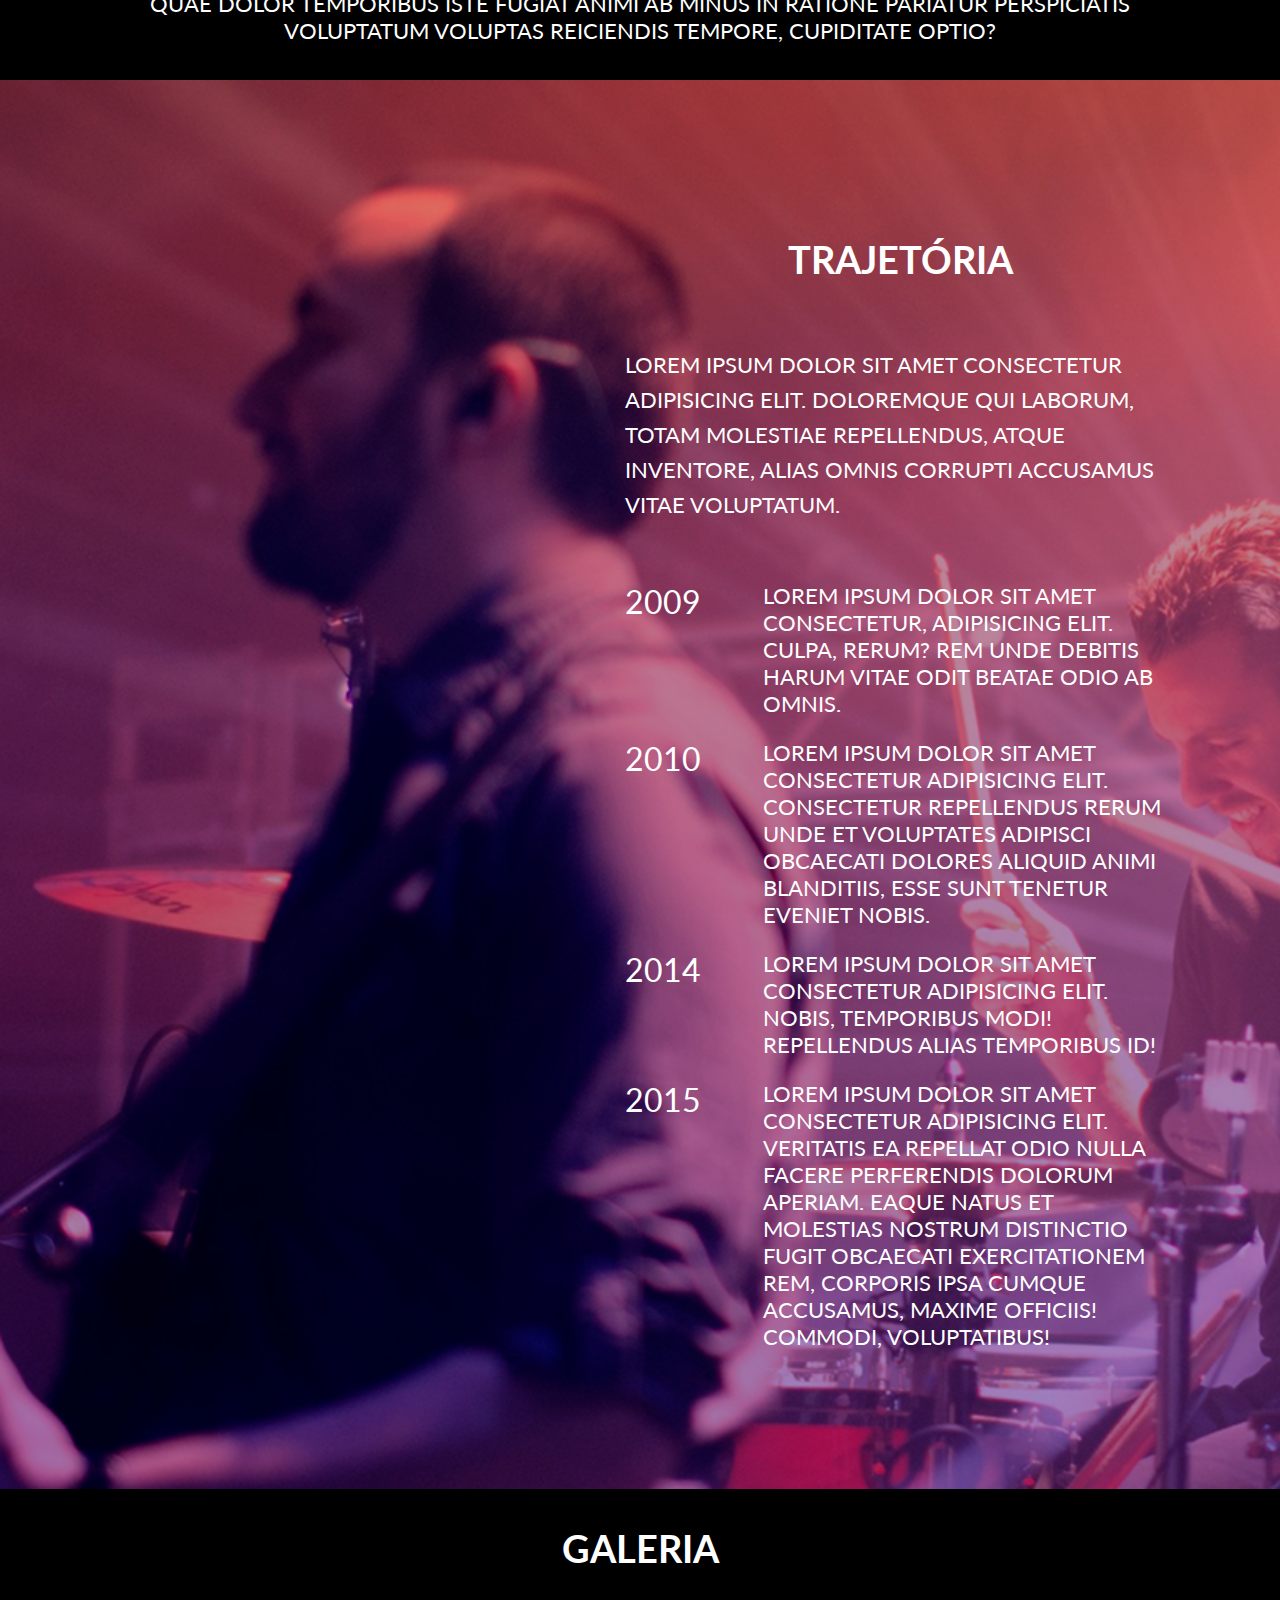
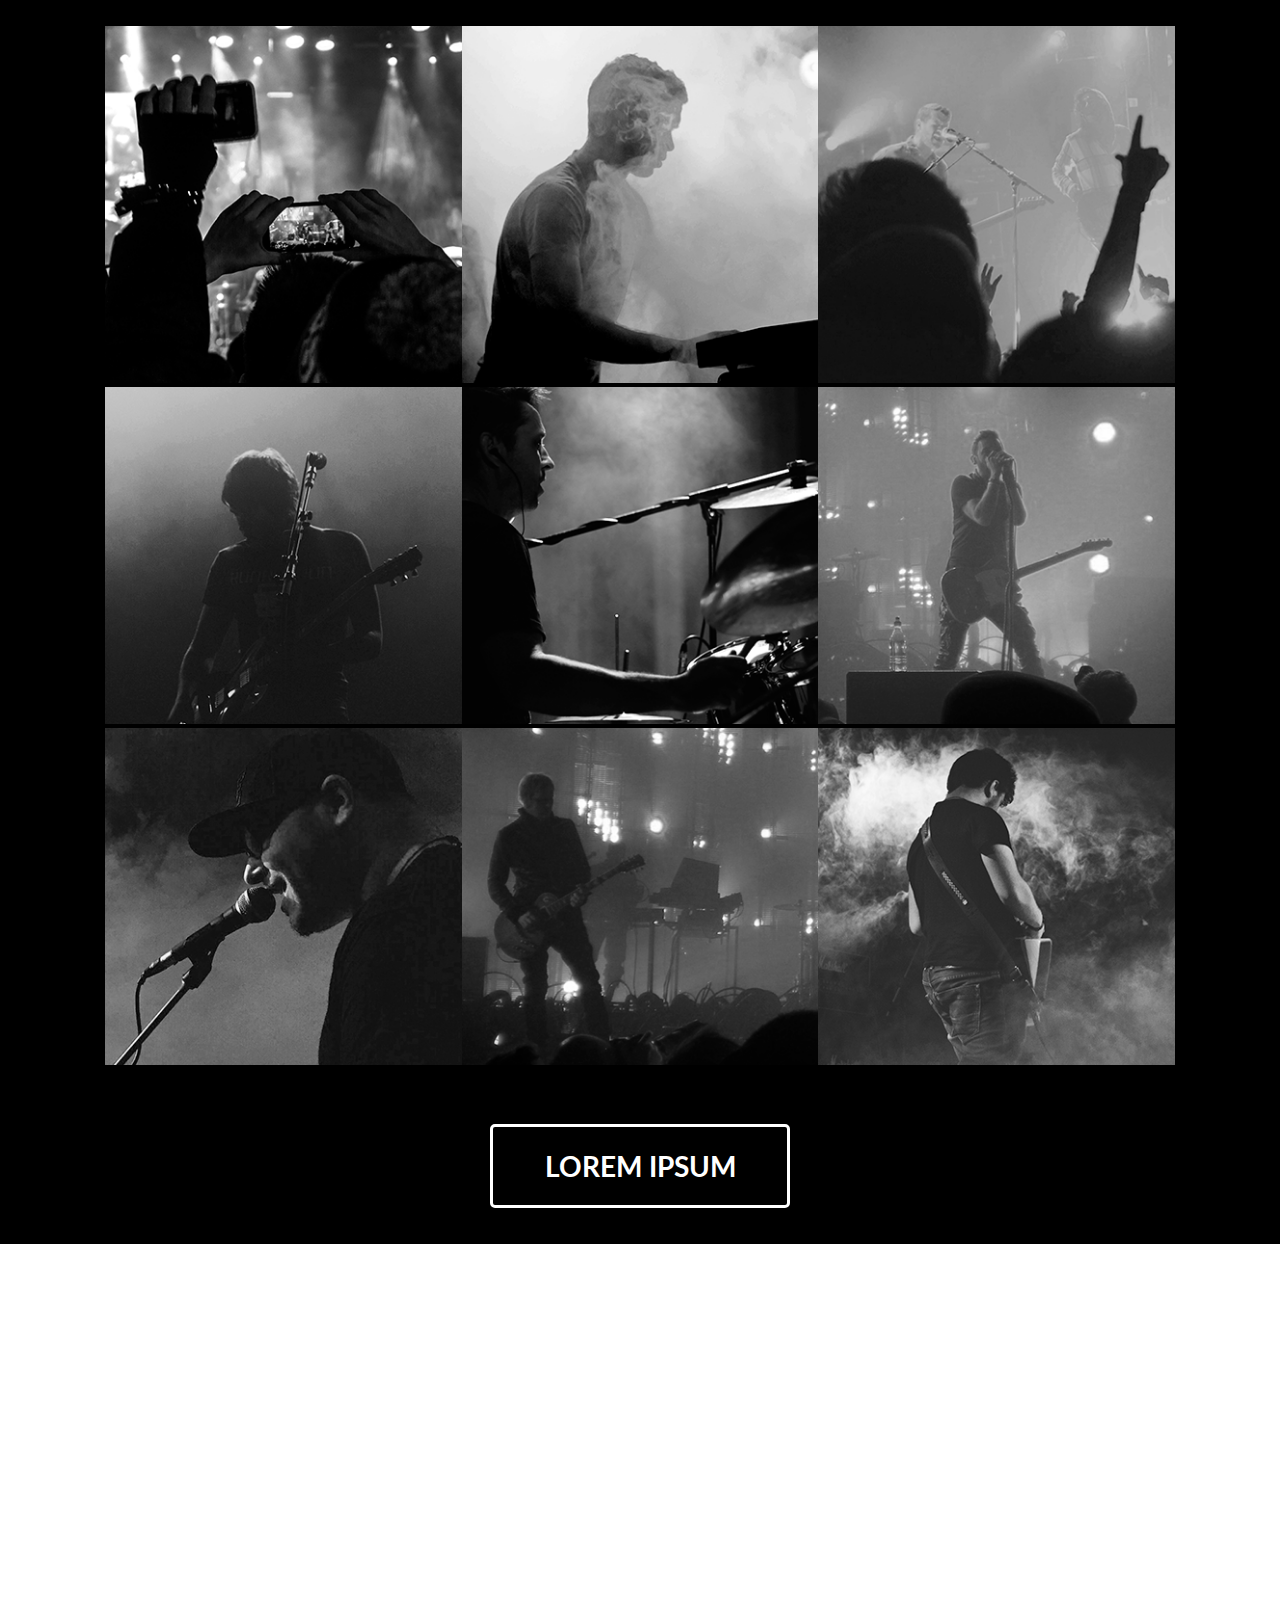
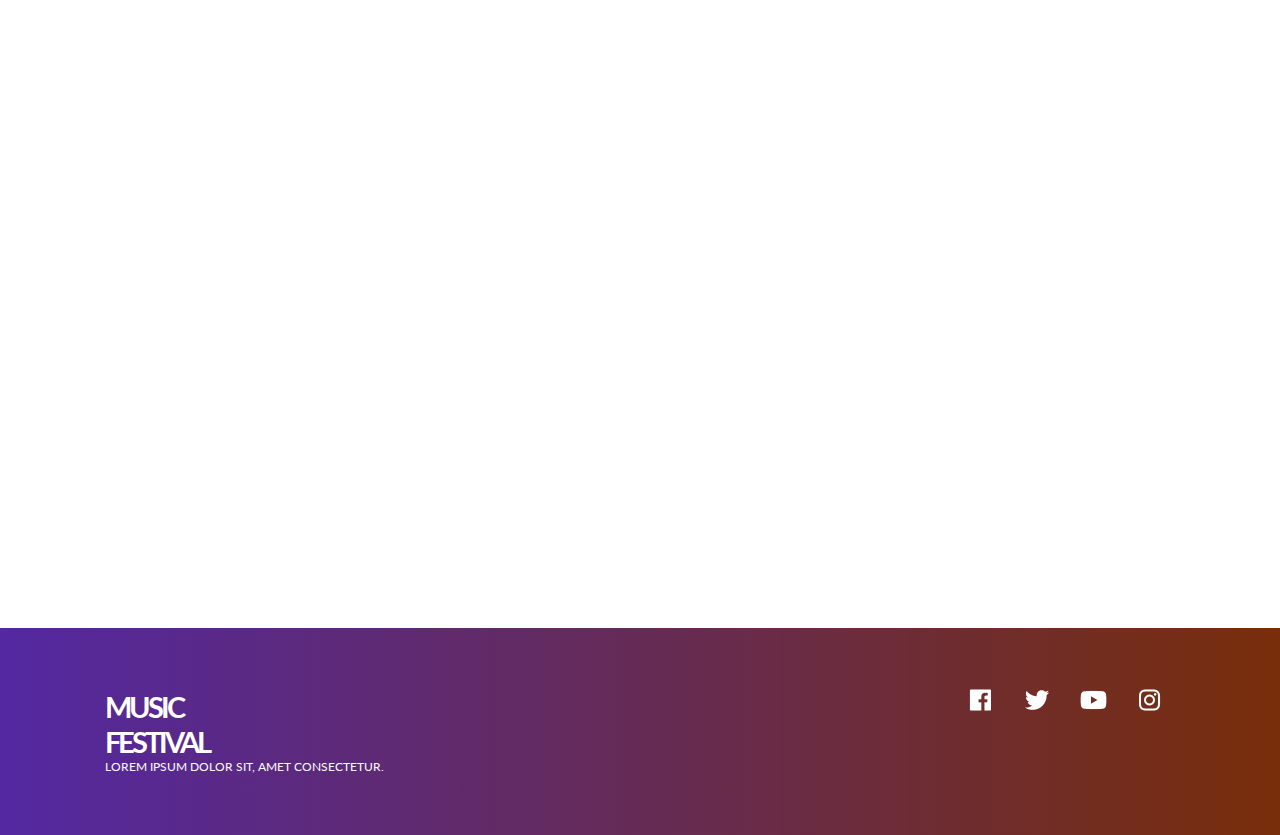
<file: template#3/index.html>
<!DOCTYPE html>
<html lang="ru">

<head>
    <meta charset="UTF-8">
    <meta name="viewport" content="width=device-width, initial-scale=1.0">
    <meta http-equiv="X-UA-Compatible" content="ie=edge">

    <link rel="stylesheet" href="css/style.css">
    <link href="https://fonts.googleapis.com/css?family=Lato:100,100i,300,300i,400,400i,700,700i,900,900i&display=swap"
        rel="stylesheet">
    <title>Music festival</title>
</head>

<body>
    <div class="page head-page">
        <div class="wrap">
            <header class="head">
                <nav>
                    <ul class="nav">
                        <a href="" class="nav__link">
                            <li class="nav__item">Ingressos</li>
                        </a>

                        <a href="" class="nav__link">
                            <li class="nav__item">Trajetoria</li>
                        </a>

                        <a href="" class="nav__link">
                            <li class="nav__item">Galeria</li>
                        </a>
                    </ul>
                </nav>

                <ul class="soc">
                    <a href="#" class="soc__link">
                        <li class="soc__item fasebook"></li>
                    </a>

                    <a href="#" class="soc__link">
                        <li class="soc__item twitter"></li>
                    </a>

                    <a href="#" class="soc__link">
                        <li class="soc__item youtube"></li>
                    </a>

                    <a href="#" class="soc__link">
                        <li class="soc__item instagram"></li>
                    </a>
                </ul>
            </header>

            <div class="principal">
                <p class="text principal-text">Lorem ipsum</p>
                <div class="logo logo--type_head">Music<br> festival</div>
                <p class="text principal-text">Lorem ipsum dolor sit amet consectetur</p>
                <button class="button principal__button">Lorem ipsum</button>
            </div>
        </div>
    </div>


    <div class="page tickets-page">
        <div class="wrap">
            <h2 class="title">Ingressos</h2>

            <div class="tickets" style="margin-top: 50px;">
                <div class="tickets__item">
                    <div class="tickets__container">
                        <p class="text tickets-text">Lorem ipsum</p>
                        <div class="tickets__block">
                            <div class="tickets__box">
                                $<span class="tickets__price">100</span>,00
                            </div>

                            <button class="button tickets__button">Lorem ipsum</button>
                            <p class="text text--size_m" style="margin-top: 30px;">Lorem ipsum dolor sit amet</p>
                            <p class="text text--size_s" style="margin-top: 35px; margin-bottom: 28px;;">Lorem ipsum
                                dolor
                                sit amet consectetur, adipiscing elit pharetr</p>
                        </div>
                    </div>
                </div>

                <div class="tickets__item">
                    <div class="tickets__container">
                        <p class="text tickets-text">Lorem ipsum</p>
                        <div class="tickets__block">
                            <div class="tickets__box">
                                $<span class="tickets__price">100</span>,00
                            </div>

                            <button class="button tickets__button">Lorem ipsum</button>
                            <p class="text text--size_m" style="margin-top: 30px;">Lorem ipsum dolor sit amet</p>
                            <p class="text text--size_s" style="margin-top: 35px; margin-bottom: 28px;;">Lorem ipsum
                                dolor
                                sit amet consectetur, adipiscing elit pharetr</p>
                        </div>
                    </div>
                </div>
            </div>

            <p class="text text--size_l" style="margin-top: 57px; text-align: center;">Lorem ipsum dolor sit, amet
                consectetur adipisicing elit. Repellendus non error harum quae dolor temporibus iste fugiat animi ab
                minus in ratione pariatur perspiciatis voluptatum voluptas reiciendis tempore, cupiditate optio?</p>
        </div>
    </div>


    <div class="page timeline-page">
        <div class="wrap">
            <div class="timeline-container">
                <h2 class="title">trajetória</h2>
                <p class="text text--size_l text--line-height_35" style="margin-top: 65px;">Lorem ipsum dolor sit amet
                    consectetur adipisicing elit. Doloremque qui
                    laborum, totam molestiae repellendus, atque inventore, alias omnis corrupti accusamus vitae
                    voluptatum.</p>

                <div class="timeline" style="margin-top: 60px;">
                    <div class="timeline__container">
                        <div class="timeline__year">2009</div>
                        <div class="timeline__text">
                            <p class="text text--size_l">Lorem ipsum dolor sit amet consectetur, adipisicing elit.
                                Culpa, rerum? Rem unde debitis harum vitae odit beatae odio ab omnis.</p>
                        </div>
                    </div>

                    <div class="timeline__container">
                        <div class="timeline__year">2010</div>
                        <div class="timeline__text">
                            <p class="text text--size_l">Lorem ipsum dolor sit amet consectetur adipisicing elit.
                                Consectetur repellendus rerum unde et voluptates adipisci obcaecati dolores aliquid
                                animi blanditiis, esse sunt tenetur eveniet nobis.</p>
                        </div>
                    </div>

                    <div class="timeline__container">
                        <div class="timeline__year">2014</div>
                        <div class="timeline__text">
                            <p class="text text--size_l">Lorem ipsum dolor sit amet consectetur adipisicing elit. Nobis,
                                temporibus modi! Repellendus alias temporibus id!</p>
                        </div>
                    </div>

                    <div class="timeline__container">
                        <div class="timeline__year">2015</div>
                        <div class="timeline__text">
                            <p class="text text--size_l">Lorem ipsum dolor sit amet consectetur adipisicing elit.
                                Veritatis ea repellat odio nulla facere perferendis dolorum aperiam. Eaque natus et
                                molestias nostrum distinctio fugit obcaecati exercitationem rem, corporis ipsa cumque
                                accusamus, maxime officiis! Commodi, voluptatibus!</p>
                        </div>
                    </div>
                </div>
            </div>

            <div class="clearFix"></div>
        </div>
    </div>


    <div class="page page-galeria">
        <div class="wrap">
            <h2 class="title">Galeria</h2>

            <div class="galeria galeria--margin">
                <div class="galeria__block">
                    <img src="image/img1.png" alt="" class="galeria__img">
                </div>

                <div class="galeria__block">
                    <img src="image/img2.png" alt="" class="galeria__img">
                </div>

                <div class="galeria__block">
                    <img src="image/img3.png" alt="" class="galeria__img">
                </div>

                <div class="galeria__block">
                    <img src="image/img4.png" alt="" class="galeria__img">
                </div>

                <div class="galeria__block">
                    <img src="image/img5.png" alt="" class="galeria__img">
                </div>

                <div class="galeria__block">
                    <img src="image/img6.png" alt="" class="galeria__img">
                </div>

                <div class="galeria__block">
                    <img src="image/img7.png" alt="" class="galeria__img">
                </div>

                <div class="galeria__block">
                    <img src="image/img8.png" alt="" class="galeria__img">
                </div>

                <div class="galeria__block">
                    <img src="image/img9.png" alt="" class="galeria__img">
                </div>
            </div>
            <button class="button galeria__button">Lorem ipsum</button>
        </div>
    </div>

    <div class="page">
        <iframe
            src="https://www.google.com/maps/embed?pb=!1m10!1m8!1m3!1d67657.0108396929!2d56.25!3d58!3m2!1i1024!2i768!4f13.1!5e0!3m2!1sru!2skg!4v1568137120702!5m2!1sru!2skg"
            class="google-map" frameborder="0" style="border:0;" allowfullscreen=""></iframe>
    </div>

    <div class="page footer-page">
        <div class="wrap">
            <footer class="footer">
                <div>
                    <div class="logo">Music<br>festival</div>
                    <p class="text text--size_s">Lorem ipsum dolor sit, amet consectetur.</p>
                </div>

                <ul class="soc">
                    <a href="#" class="soc__link">
                        <li class="soc__item fasebook"></li>
                    </a>

                    <a href="#" class="soc__link">
                        <li class="soc__item twitter"></li>
                    </a>

                    <a href="#" class="soc__link">
                        <li class="soc__item youtube"></li>
                    </a>

                    <a href="#" class="soc__link">
                        <li class="soc__item instagram"></li>
                    </a>
                </ul>
            </footer>
        </div>
    </div>
</body>

</html>
</file>
<file: template#1/css/index.css>
/* Common styles */

* {
  -moz-box-sizing: border-box;
  -webkit-box-sizing: border-box;
  box-sizing: border-box;

  -moz-transition: all 0.5s;
  -o-transition: all 0.5s;
  -webkit-transition: all 0.5s;
  transition: all 0.5s;
  cursor: default;
}

body {
  margin: 0;
  font-family: 'Montserrat', sans-serif;
  color: #37373f;
  font-size: 16px;
}

a {
  text-decoration: none;
  color: #37373f;
}

a:hover,
input[type="submit"]:hover,
input[type="button"]:hover,
button:hover {
  cursor: pointer;
}

a:hover {
  text-decoration: underline;
}

ul,
ol {
  list-style: inside none;
}

.wrapper {
  width: 100%;
  max-width: 1132px;
  margin: 0 auto;
  padding: 0 25px;
}

.color-orange {
  color: #fc9b09;
}

.title {
  margin: 0;
  font-weight: bold;
  font-size: 40px;
  color: #fff;
  line-height: 49px;
}

/* Styles for header */

.header {
  width: 100%;
  background: #fff;
  padding: 38px 0;
}

.header > .wrapper {
  display: flex;
  display: -webkit-flex;
  align-items: center;
}

/* Styles for logo */

.logo > img {
  width: 128px;
  height: auto;
}

/* Styles for phone numbers in the header */

.tel_header {
  margin-left: 36px;
}

.tel {
  color: #b3b3b3;
  font-size: 14px;
}

.tel__link {
  color: #37373f;
}

/* Styles for subheader Wallpaper */

.subheader {
  background: url("../image/helimain.png") center no-repeat;
  width: 100%;
  height: 840px;
  padding: 1px 0;
}

.subheader .container {
  width: 100%;
  max-width: 887px;
  margin-top: 386px;
}

.title_subheader {
  margin-bottom: 20px;
}

/* Styles for block price */

.price {
  width: 100%;
  max-width: 224px;
  background: #fc9b09;
  box-shadow: 0px 4px 4px rgba(0,0,0,0.1);
  border-radius: 5px;
  padding: 11px 22px;
  color: #fff;
  display: flex;
  display: -webkit-flex;
  align-items: center;
  justify-content: center;
  position: relative;
}

.price:after {
  content: '';
  position: absolute;
  bottom: -24px;
  right: 53px;
  z-index: 9999;
  border: 12px solid transparent;
  border-top: 12px solid #fc9b09; 
}

.price__text {
  font-size: 20px;
  color: #fff;
}

.price__sum {
  font-weight: 800;
  font-size: 35px;
}

.price__icon {
  display: block;
  min-width: 52px;
  min-height: 52px;
  border: 1px solid #fff;
  border-radius: 50%;
  font-weight: 800;
  font-size: 35px;
  text-align: center;
  line-height: 52px;
  position: relative;
}

/* Styles of I for the button */

.btn {
  padding: 24px 37px;
  margin-top: 20px;
  border: 3px solid #fff;
  box-sizing: border-box;
  box-shadow: 0px 4px 4px rgba(255,255,255,0.25), 0px 4px 70px rgba(255,255,255,0.7);
  border-radius: 3px;
  background: none;
  font-weight: 900;
  font-size: 18px;
  color: #fff;
}

.btn:hover {
  border-color: #FC9B09;
}

.btn--customer {
  border: 2px solid #FC9B09;
  color: #FC9B09;
  font-weight: 500;
  font-size: 14px;
  line-height: 17px;
  padding: 16px 33px;
}

.btn--customer:hover {
  background: #FC9B09;
  color: #fff;
}

/* Styles for block pictures */

.photo {

}

.photo--customer {
  margin-top: 65px;
}

.photo > .wrapper {
  display: flex;
  display: -webkit-flex;
  align-items: flex-start;
  flex-wrap: wrap;
  justify-content: space-between;
}

.photo__description,
.video {
  width: 48%;
}

.photo__title {
  color: #37373F;
  font-weight: normal;
  margin-bottom: 18px;
}

.photo__text {
  font-size: 18px;
  line-height: 26px;
}

ul.photo__list {
  margin: 0;
  padding: 0;
}

li.photo__item{
  line-height: 35px;
  margin-bottom: 12px;
  display: flex;
  display: -webkit-flex;
  align-items: center;
}

.icon {
  width: 35px;
  height: auto;
  margin-right: 14px;
}

/* Block styles of I for-video */

.video__image {
  position: relative;
  width: 100%;
}

.video__icon {
  background: url(../img/play.png) no-repeat;
  display: inline-block;
  width: 16px;
  height: 23px;
  position: absolute;
  bottom: 20px;
  right: 30px;
}

.iframe {
  width: 100%;
  display: none;
}


/* Styles of I for reviews block */

.review {
  width: 100%;
  padding: 20px 0;
  border-top: 0.5px solid #C7C7C7;
  border-bottom: 0.5px solid #C7C7C7;
  font-size: 18px;
  display: flex;
  display: -webkit-flex;
  align-items: center;
  flex-wrap: nowrap;
}

.review--margin_top {
  margin-top: 19px;
}

/* Styles for block rating (stars) */

.achievements {

}

.achievements__list {
  padding: 0;
  margin: 5px 0;
  display: inline-block;
}

.achievements__item {
  background: url(../img/achievements.png) no-repeat;
  display: inline-block;
  width: 18px;
  height: 17px;
}

/* Styles for block-gallery */

.galery {

}

.galery--customer {
  margin-top: 30px;
}

.title__galery {
  font-weight: 500;
  font-size: 20px;
  color: #37373F;
  margin: 0 0 37px 0;
}

.galery__list {
  display: flex;
  display: -webkit-flex;
  flex-wrap: wrap;
  justify-content: space-between;
  padding: 0;
  margin: 0;
}

.galery__item {
  display: inline-block;
  width: 24%;
  margin: 0 0.5% 0.5% 0.5%;
}

.galery__item:hover {
  transform: translateY(-5px)
}

.galery__img {
  width: 100%;
}

.btn_show_elem {
  background: none;
  border: none;
  outline: none;
  display: block;
  font-weight: 500;
  font-size: 17px;
  color: #5286EC;
}

.gallery_btn_show_elem {
  margin: 51px auto 27px;
}

/* Styles for arrow icons */

.arrow-down,
.arrow-up {
  display: inline-block;
  background: url(../img/arrow.png) no-repeat;
  width: 11px;
  height: 6px;
  margin: 0 10px;
}

.arrow-up {
  -moz-transform: rotate(180deg); /* Для Firefox */
  -ms-transform: rotate(180deg); /* Для IE */
  -webkit-transform: rotate(180deg); /* Для Safari, Chrome, iOS */
  -o-transform: rotate(180deg); /* Для Opera */
  transform: rotate(180deg);
}

/* Styles for the block about us */ 

.about_us {

}

.about_us > .wrapper {
  display: flex;
  display: -webkit-flex;
  align-items: flex-start;
  justify-content: space-between;
  flex-wrap: wrap;
  padding: 37px 25px 51px;
  border-top: 0.5px solid #C7C7C7;
  border-bottom: 0.5px solid #C7C7C7;
}

.about_us__container {
  width: 48%;
}

.about_us_review {
  margin-bottom: 40px;
  width: 100%;
}

.about_us_review__title {
  font-weight: 500;
  font-size: 18px;
  color: #37373F;
  margin: 0 0 14px 0;
}

.about_us_review__text {
  font-size: 16px;
  line-height: 24px;
  color: #37373F;
  margin-bottom: 30px;
}

.about_us_review__btn {
  display: inherit;
  margin-top: -15px;
}

.btn-show-yet {
  display: inline-block;
  font-weight: 500;
  font-size: 16px;
  color: #5286EC;
}

/* Styles for block about the photographer */

.photograph {
  width: 100%;
  max-width: 290px;
  margin: 0 auto;
  display: flex;
  display: -webkit-flex;
  align-items: flex-start;
  justify-content: center;
  flex-wrap: wrap;
  position: relative;
}

.photograph--customer {
  margin-top: 50px;
}

.photograph__icon {
  background: url(../img/like.png) no-repeat;
  width: 31px;
  height: 27px;
  position: absolute;
  top: -16px;
  right: 0;
}

.photograph__box {
  text-align: center;
}

.photograph__img {
  width: 100%;
  max-width: 139px;
  height: auto;
}

.photograph__name {
  display: inline-block;
  font-weight: 500;
  font-size: 18px;
  margin-top: 25px;
}

.photograph__prof {
  display: inline-block;
  font-size: 14px;
  margin-top: 7px;
}

.photograph__btn {
  font-size: 14px;
  line-height: 21px; 
}

/* Styles for block filming schedule */

.filming {

}

.filming--customer {
  margin: 50px 0 82px;
}

.filming > .wrapper {

}

.filming__title {
  font-weight: 500;
  font-size: 20px;
  line-height: 29px;
  margin: 0;
}

.filming-schedule {
  margin-top: 30px;
  border: 1px solid #C7C7C7;
  width: 100%;
  max-width: 770px;
}

.filming-schedule__block {
  padding: 30px;
  border-bottom: 0.5px solid #C7C7C7;
}

.filming-schedule__block--flex {
  display: flex;
  display: -webkit-flex;
  align-items: center;
  justify-content: space-between;
  flex-wrap: wrap;
}

.filming-schedule__box {

}

.filming-schedule__text {
  font-size: 18px;
  line-height: 30px;
  padding: 0;
  margin: 0;
}

.filming-schedule__text--customer {
  display: flex;
  display: -webkit-flex;
  align-items: center;
}

.review_filming-schedule {
  border: none;
  margin-top: 60px;
}

/* Styles for block-map */

.map {

}

.map__iframe {
  width: 100%;
  height: 509px;
}

/*Styles for block comment */

.reviews {
  width: 100%;
}

.reviews > .wrapper {
  padding: 131px 25px 51px;
}

.reviews__title {
  font-weight: 500;
  font-size: 20px;
  line-height: 29px;
  margin: 0 0 50px;
  padding: 0;
}

.reviews__container {
  margin-bottom: 30px;
  width: 100%;
  max-width: 630px;
}

.reviews__img {
  width: 100%;
  max-width: 101px;
  height: auto;
}

.reviews__wrapper-1 {
  width: 100%;
  display: flex;
  display: -webkit-flex;
  align-items: flex-start;
}

.reviews__wrapper-2 {
  margin-left: 121px;
  border-bottom: 0.5px solid #C7C7C7;
  padding-bottom: 35px;
}

.reviews__box {
  width: 100%;
  margin-left: 20px;
}

.reviews__name {
  font-weight: 500;
  font-size: 18px;
  line-height: 22px;
  margin-top: 0;
  margin-bottom: 10px;
}

.reviews__prof {
  font-size: 14px;
  margin-bottom: 10px;
}

.reviews__achievements {
  display: flex;
  display: -webkit-flex;
  align-items: center;
  justify-content: space-between;
  flex-wrap: wrap;
}

.reviews__text-1 {
  margin-right: 52;
  font-size: 14px;
  color: #B3B3B3;
  position: relative;
}

#rt2 {
  display: none;
  margin-top: 24px;
  margin-left: 22px;
}

.checkbox::before {
  content: '';
  position: absolute;
  top: 1px;
  left: -21px;
  width: 15px;
  height: 15px;
  background: url(../img/checkbox.png) no-repeat;
}

.reviews__text-2 {
  font-size: 16px;
  line-height: 24px;
  margin: 20px 0;
}

.reviews__btn {
  width: 100%;
  max-width: 685px;
  margin-top: 17px;
  display: flex;
  display: -webkit-flex;
  justify-content: flex-end;
}

/* Styles for block-footer */

.footer {
  padding: 41px 0;
}

.footer > .wrapper {
  display: flex;
  display: -webkit-flex;
  justify-content: space-between;
  align-items: center;
  flex-wrap: wrap;
}

/* Styles for the block-social networks */

.social {

}

.social__list {
  margin: 0;
  padding: 0;
  list-style: inside none;
}

.social__link {
  margin-left: 30px;
}

.social__item {
  display: inline-block;
  background: url(../img/social.png) no-repeat;
  width: 26px;
  height: 26px;
}

.vk {
  background-position: 0 0;
}

.fb {
  background-position: -56px 0;
}

.in {
  background-position: -111px 0;
}

/* Styles for menu languages */

.language {
  font-size: 15px;
  text-transform: uppercase;
  position: relative;
  top: -8px;
  left: 30px;
}

.lm {
  display: none;
}

/* Styles for subfooter*/

.subfooter {
  background: #FAF9F8;
  padding: 11px 0 39px;
}

.subfooter > .wrapper {
  display: flex;
  display: -webkit-flex;
  flex-wrap: wrap;
}

/* Styles for block Bank cards */

.cart {
  margin: 0;
  padding: 0;
  list-style: inside none;
  display: flex;
  display: -webkit-flex;
  justify-content: space-between;
  align-items: center;
} 

.cart__link {

}

.cart__item {
  width: 39px;
  height: 27px;
  margin-right: 20px;
  display: inline-block;
}

.mc {
  background: url(../img/MC.png) no-repeat;
}

.visa {
  background: url(../img/VISA.png) no-repeat;
}

/* Styles for block on the site */

.site {
}

.site--customer {
  margin-left: 276px;
}

.site__text {
  font-size: 14px;
  line-height: 17px;
  color: #B3B3B3;
}

.site__link {
  color: #B3B3B3;
}

/* Style for block shadow */

.shadow {
  display: none;
  position: fixed;
  top: 0;
  left: 0;
  width: 100%;
  height: 100vh;
  background: #00000077;
  overflow: auto;
  z-index: 9999;
  padding: 15px;
}

/* Style for block modal window */

.modal {
  width: 100%;
  max-width: 615px;
  margin: 216px auto 172px;
  background: #FFFFFF;
  border-radius: 6px;
  padding: 22px 97px 61px;
}

.modal__icon {
  width: 21px;
  height: 21px;
}

.modal__icon--close {
  margin-right: -75px;
  float: right;
}

.modal__icon--calendar {
  width: 27px;
  height: 27px;
  float: right;
  z-index: 9999;
  position: relative;
  top: -34px;
  right: 14px;
}

.modal__title {
  font-weight: 600;
  font-size: 22px;
  text-align: center;
  margin: 40px 0 31px;
}

.modal__block {
  width: 100%;
  margin-bottom: 10px;
}

.modal__name {
  font-weight: 500;
}

.modal__input {
  width: 100%;
  padding: 12px 20px;
  border: 1px solid #C7C7C7;
  border-radius: 3px;
  margin-top: 10px;
  font-size: 16px;
  color: #37373F;
}

.modal__input::placeholder {
  color: #C7C7C7;
}

.modal__input--border-radius {
  border-bottom-left-radius: 0;
  border-bottom-right-radius: 0;
}

.modal__input--size_m {
  width: 50%;
  margin-top: 0;
  border-top: none;
  border-radius: 0;
}

.modal__input--size_m:first-child {
  border-right: none;
  border-bottom-left-radius: 3px;
}

.modal__input--size_m:nth-child(2) {
  border-bottom-right-radius: 3px;
}

.modal__box {
  display: flex;
  display: -webkit-flex;
}

/* Style for block user agreement */

.user_agreement {
  display: flex;
  display: -webkit-flex;
  margin: 34px 0 23px;
}

.user_agreement > label {
  position: relative;
}

.user_agreement__text {
  margin: 0;
}

.user_agreement__input {
  margin-right: 10px;
}

.modal_btn {
  width: 100%;
  max-width: 390px;
  padding: 26px;
  background: #FC9B09;
  border-radius: 3px;
  font-weight: 600;
  font-size: 16px;
  line-height: 20px;
  color: #FFFFFF;
  border: none;
  outline: none;
  margin: 0 auto;
  display: block;
}

/* Modifiers and other helper classes */

.requred {
  color: red;
}

.clearFix {
  clear: both;
}
.hidden {
  display: none;
}

.active {
  display: block;
}

.bold {
  font-weight: bold;
}

.empty {
  color: red;
  margin-right: 20px;
}

.mobile {
  display: none;
}

/* Media queries */

@media screen and (max-width: 768px) {
  .photo__title {
    display: none;
  }

  .mobile {
    display: block;
    text-align: center;
    font-size: 28px;
  }

  .photo > .wrapper {
    flex-direction: column-reverse;
  }

  .photo__description,
  .video {
    width: 100%;
  }

  .galery__list {
    display: block;
    white-space: nowrap;
    overflow: auto;
  }

  .galery__item {
    width: 100%;
  }

  .title__galery {
    margin-top: 60px;
    margin-bottom: 32px;
    font-weight: normal;
    font-size: 28px;
    text-align: center;
  }

  .gallery_btn_show_elem {
    display: none;
  }
  
  .about_us > .wrapper { 
    flex-direction: column-reverse;
    border: none;
    padding: 37px 25px 0;
  }

  .about_us__container {
    width: 100%;
  }

  .filming--customer {
    margin: 0 0 45px;
  }

  .review {
    font-size: 13px;
  }

  .map__iframe {
    height: 423px;
  }
  
  .reviews > .wrapper {
    padding: 60px 25px 51px;
  }

  .reviews__title {
    text-align: center;
    font-size: 28px;
  }

  .reviews__wrapper-2 {
    margin-left: 0;
  }

  #rt1 {
    display: none;
  }

  #rt2 {
    display: block;
  }
  
  .reviews__btn {
    justify-content: center;
  }

  .language {
    display: none;
  }

  .lm {
    display: inline-block;
    left: 0px;
  }

  .cart {
    width: 100%;
  }

  .site {
    width: 100%;
  }

  .site--customer {
    margin-left: 0;
    text-align: center;
  }

  .modal {
    padding: 22px 10px 61px;
    margin: 0 auto;
  }

  .modal__icon--close {
    margin: 0;
  }
}

@media screen and (min-width: 769px) and (max-width: 992px) {

  .photo__title {
    display: none;
  }

  .mobile {
    display: block;
    text-align: center;
    font-size: 28px;
  }

  .video {
    width: 100%;
  }

  .photo > .wrapper {
    flex-direction: column-reverse;
  }

  .photo__description {
    width: 100%;
  }

  .galery__list {
    display: block;
    white-space: nowrap;
    overflow: auto;
  }

  .galery__item {
    width: 50%;
  }
}
</file>
<file: template#2/css/index.css>
@import url("https://fonts.googleapis.com/css?family=Roboto:100,100i,300,300i,400,400i,500,500i,700,700i,900,900i&display=swap");

* {
  box-sizing: border-box;
  transition: all .3s;
}

body {
  font-family: "Roboto", sans-serif;
  font-style: normal;
  font-weight: normal;
  font-size: 14px;
  color: #fff;
  -webkit-font-smoothing: antialiased; /* сглаживание шрифтов */

  cursor: default;
}

h1,
h2,
h3,
h4,
h5,
h6,
ul,
body,
p,
span {
  margin: 0;
}

ul {
  padding: 0;
}

a,
button,
input[type="submit"],
input[type="button"] {
  cursor: pointer;
}

button,
input[type="submit"],
input[type="button"] {
  border: none;
  outline: none;
}

/* common styles */
.page {
  width: 100;
}

.wrapper {
  width: 100%;
  max-width: 1160px;
  margin: 0 auto;
  padding: 0 25px;
}

.title {
  font-weight: bold;
  font-size: 40px;
  line-height: 49px;
  letter-spacing: 0.05em;
  text-transform: uppercase;
}

.line {
  display: block;
  width: 90px;
  height: 6px;
  background: #c8a35f;
}

.line--margin {
  margin-bottom: 40px;
}

/* ---------- tophead ---------- */
.tophead {
  background: #c8a35f;
  padding: 16px 0;
}

.tophead__conainer {
  display: -webkit-box;
  display: -ms-flexbox;
  display: flex;
  -webkit-box-pack: justify;
  -ms-flex-pack: justify;
  justify-content: space-between;
  -webkit-box-align: center;
  -ms-flex-align: center;
  align-items: center;
  flex-wrap: wrap;
}

/* language */
.language {
}

.language__list {
  list-style-type: none;
}

.language__item {
  display: inline-block;
  margin-right: 10px;
  font-size: 12px;
  text-transform: uppercase;
  opacity: 0.5;
}

.language__item:hover {
  opacity: 1;
}

.language__item:active {
  opacity: 0.5;
}

.language__link {
  text-decoration: none;
  color: #fff;
}

/* contact */
.contact {
}

.contact__link {
  font-size: 12px;
  text-decoration: none;
  color: #fff;
}

.contact__icon {
  width: 25px;
  height: 25px;
  vertical-align: middle;
}

/* ---------- head ---------- */
.head {
  background: #2f343a;
  padding: 27px 0;
}

.head__container {
  display: -webkit-box;
  display: -ms-flexbox;
  display: flex;
  -webkit-box-pack: justify;
  -ms-flex-pack: justify;
  justify-content: space-between;
  -webkit-box-align: center;
  -ms-flex-align: center;
  align-items: center;
}

.head__box {
  width: auto;
  display: -webkit-box;
  display: -ms-flexbox;
  display: flex;
  -webkit-box-align: center;
  -ms-flex-align: center;
  align-items: center;
}

/* logo */
.logo {
}

.logo__img {
  width: 160px;
}

.head__logo {
  padding-right: 30px;
  border-right: 1px solid #f2f2f2;
  margin-right: 33px;
}

.head__icon {
  margin-right: 3px;
}

/* menu */
.menu {
}

.menu__list {
  list-style-type: none;
}

.menu__item {
  margin-left: 30px;
  display: inline-block;
  text-transform: uppercase;
}

.menu__link {
  color: #fff;
  text-decoration: none;
}

.menu__link:hover {
  color: #c8a35f;
}

.menu__link:active {
  color: #fff;
}

.menu__mobile {
  display: none;
  width: 25px;
}

/* ---------- lowerhead ---------- */
.lowerhead {
  width: 100%;
  height: 620px;
  background: url(../image/background.jpg) no-repeat;
  background-size: cover;
  padding: 1px;
}

.lowerhead__block {
  margin: 155px auto 0;
  border: 1px solid #c8a35f;
  padding: 45px 71px;
}

.lowerhead__title {
  font-size: 64px;
  line-height: 75px;
  text-align: center;
}

.lowerhead__text {
  font-size: 18px;
  line-height: 28px;
  text-align: center;
}

/* ---------- content ---------- */
.section {
  padding: 120px 0;
}

.content {
  background: #2f343a;
  padding-bottom: 120px;
}

/* transportation */
.transportation {
  background: -webkit-linear-gradient(
    left,
    #393f47 40%,
    #2f343a 40%,
    #2f343a 60%,
    #393f47 60%,
    #393f47 100%
  );
  background: linear-gradient(
    to right,
    #393f47 40%,
    #2f343a 40%,
    #2f343a 60%,
    #393f47 60%,
    #393f47 100%
  );
}

.transportation__container {
  display: -webkit-box;
  display: -ms-flexbox;
  display: flex;
  -webkit-box-pack: justify;
  -ms-flex-pack: justify;
  justify-content: space-between;
  align-items: stretch;
}

.transportation__info {
  width: 40%;
}

.transportation__text {
  margin-top: 30px;
}

.transportation__btn {
  padding: 18px 48px;
  background: #c8a35f;
  font-weight: 500;
  font-size: 16px;
  line-height: 25px;
  text-align: center;
  letter-spacing: 0.1em;
  text-transform: uppercase;
  color: #fff;
  margin-top: 48px;
}

.transportation__btn:hover {
    background: #85c85f;
    transform: translateY(-5px);
}

.transportation__btn:active {
    background: #c8a35f;
}

.transportation__img {
  width: 40%;
  display: -webkit-box;
  display: -ms-flexbox;
  display: flex;
  -webkit-box-align: center;
  -ms-flex-align: center;
  align-items: center;
}

.transportation__control {
  width: 20%;
  display: flex;
  align-content: space-between;
  flex-wrap: wrap;
  margin-top: 46px;
}

.transportation__link {
  font-weight: 500;
  font-size: 16px;

  letter-spacing: 0.1em;
  text-transform: uppercase;
  color: #c8a35f;
  text-decoration: none;
  display: inline-block;
  margin: 0 15px;
}

.transportation__link:hover {
    color: #85c85f;
}

.transportation__link:active {
    color: #c8a35f;
}

.transportation__icon {
  width: 65px;
  vertical-align: middle;
}

/* ---------- services ---------- */
.services {
  background: #2f343a;
}

.service_card {
  display: -webkit-box;
  display: -ms-flexbox;
  display: flex;
  -webkit-box-align: stretch;
  -ms-flex-align: stretch;
  align-items: stretch;
  -ms-flex-line-pack: stretch;
  align-content: stretch;
  -ms-flex-wrap: wrap;
  flex-wrap: wrap;
  background: #2f343a;
}

.service_card--margin_top {
  margin-top: 60px;
}

.service_card__item {
  width: calc(25% - 1px);
  padding: 35px 42px;
  background: #393f47;
  margin-bottom: 1px;
  margin-right: 1px;
}

.service_card__item:hover {
  background: #c8a35f;
  transform: translateY(-5px);
  cursor: pointer;
}

.service_card__item:hover .service_card__rangle {
  background: #ffffff;
}

.service_card__item:hover .service_card__img {
  filter: invert(1);
}

.service_card__rangle {
  width: 70px;
  height: 70px;
  border-radius: 50%;
  background: #ffffff00;
  margin: 0 auto;
  text-align: center;
  line-height: 90px;
}

.service_card__img {
  width: 30px;
}

.service_card__text {
  margin-top: 23px;
  font-weight: bold;
  font-size: 18px;
  line-height: 22px;
  text-align: center;
  letter-spacing: 0.05em;
  text-transform: uppercase;
  text-align: center;
}

/* ---------- company ---------- */
.company {
  background: #2f343a;
  background: -webkit-linear-gradient(
    left,
    #2f343a 39%,
    #393f47 39%,
    #393f47 61%,
    #2f343a 61%,
    #2f343a 100%
  );
  background: linear-gradient(
    to right,
    #2f343a 39%,
    #393f47 39%,
    #393f47 61%,
    #2f343a 61%,
    #2f343a 100%
  );
}

.company__container {
  display: -webkit-box;
  display: -ms-flexbox;
  display: flex;
  -webkit-box-pack: justify;
  -ms-flex-pack: justify;
  justify-content: space-between;
}

.company__info {
  width: 445px;
  margin-right: 65px;
}

.company__text {
  margin-top: 30px;
}

/* company_card */
.company_card {
  width: 600px;
  display: flex;
  flex-wrap: wrap;
  align-content: flex-start;
  align-items: stretch;
  border-top: 0.25px solid #c8a35f;
  border-left: 0.25px solid #c8a35f;
}

.company_card__item {
  border-right: 0.25px solid #c8a35f;
  border-bottom: 0.25px solid #c8a35f;
  width: calc(33.333333% - 0.25px);

  min-height: 165px;
  background: #fff;
  padding: 23px 15px 25px;
  text-align: center;
}

.company_card__count {
  font-weight: bold;
  font-size: 64px;
  line-height: 75px;
  text-align: center;
  letter-spacing: 0.05em;
  text-transform: uppercase;
  color: #2f343a;
}

.company_card__count--size_sm {
  font-size: 55px;
}

.company_card__name {
  font-size: 18px;
  line-height: 21px;
  text-align: center;
  letter-spacing: 0.05em;
  color: #000;
}

.company_card__subname {
  margin-top: 15px;
  font-size: 12px;
  line-height: 14px;
  text-align: center;
  color: #000;
}

.company_card__item:nth-child(3),
.company_card__item:nth-child(4) {
  background: url(../image/pic1.png) no-repeat;
  background-size: cover;
  background-position: center;
}

/* map */
.map {
  width: 100%;
  height: 450px;
}

/* footer */
.footer {
  padding: 60px 1px;
  background: #c8a35f;
}

.footer__container {
  display: flex;
  justify-content: space-between;
  flex-wrap: wrap;
}

.footer__box {
  width: 45%;
  display: flex;
  justify-content: space-between;
  flex-wrap: wrap;
  align-items: flex-end;
}

.footer__link {
  color: #f2f2f2;
  font-size: 14px;
  padding: 5px 0;
  display: inline-block;
}

/* address */
.address {
  font-style: normal;
  padding: 5px 0;
}

/* media queries */

@media screen and (max-width: 996px) {
  .transportation__container {
    flex-wrap: wrap;
  }

  .transportation__info,
  .transportation__img {
    width: 100%;
  }

  .transportation__info {
    display: flex;
    align-items: center;
    flex-direction: column;
  }

  .transportation__img {
    margin-top: 45px;
    justify-content: center;
  }

  .transportation__control {
    width: 100%;
    display: flex;
    justify-content: center;
    flex-wrap: nowrap;
    flex-direction: row-reverse;
  }

  .service_card__item {
    width: calc(50% - 1px);
  }

  .company__container {
    flex-wrap: wrap;
  }

  .company__info,
  .company_card {
    width: 100%;
  }

  .company_card {
    margin-top: 35px;
  }

  .section {
    padding: 70px 0;
  }

  .content {
    padding: 0;
  }

  .company_card__item {
    width: 50%;
  }

  .company_card__item:nth-child(3),
  .company_card__item:nth-child(4) {
    height: 250px;
  }
}

@media screen and (max-width: 810px) {
  .menu {
    display: none;
  }

  .menu__mobile {
    display: block;
  }
}

@media screen and (max-width: 768px) {
  .company_card__item {
    width: calc(100% - 0.25px);
  }

  .company_card__item:nth-child(3),
  .company_card__item:nth-child(4) {
    height: 350px;
  }

  .footer {
    padding: 25px 0;
  }

  .footer__box {
    width: 100%;
    margin: 5px 0;
  }

  .section {
    padding: 45px 0;
  }

  .map {
    height: 350px;
  }
}

@media screen and (max-width: 576px) {
  .map {
    height: 250px;
  }
}

/* Helper styles */
.clearfix:after {
  content: " ";
  visibility: hidden;
  display: block;
  height: 0;
  clear: both;
}

.color_black {
  color: #2f343a;
}
</file>
<file: template#3/css/style.css>
* {
    margin: 0;
    padding: 0;
    outline: none;
    border: none;
    box-sizing: border-box;
}

.page {
    width: 100%;
    max-width: 1366px;
    margin: 0 auto;
}

.wrap {
    width: 100%;
    max-width: 1120px;
    margin: 0 auto;
    padding: 1px 25px;
}

/* Дополнения */
.head-page {
    background: #dfdfdf url(../image/bg1.png) no-repeat;
    background-size: cover;
    width: 100%;
    height: 697px;
}

.title {
    font: bold 38px "Lato", sans-serif;
    color: #fff;
    text-align: center;
    text-transform: uppercase;
}

.clearFix {
    clear: both;
}

/* header */
.head {
    width: 100%;
    padding: 35px 0;
    display: flex;
    display: -webkit-flex;
    justify-content: space-between;
}

.nav {

}

.nav__link {
    text-decoration: none;
    color: #fff;
    text-transform: uppercase;
    font: bold 18px "Lato", sans-serif;
}

.nav__item {
    display: inline-block;
    list-style: inside none;
    padding: 0 17px;
}

.nav__item:first-child {
    padding-left: 0;
}

ul.soc {

}

.soc__link {
    text-decoration: none;
}

li.soc__item {
    display: inline-block;
    list-style: inside none;
    width: 28px;
    height: 28px;
    margin: 0 12px;
}

.fasebook {
    background: url(../img/social.png) no-repeat;
    background-position: 2px 0;
}

.twitter {
    background: url(../img/social.png) no-repeat;
    background-position: -43px 0;
}

.youtube {
    background: url(../img/social.png) no-repeat;
    background-position: -88px 0;
}

.instagram {
    background: url(../img/social.png) no-repeat;
    background-position: -135px 0;
    margin-right: 0;
}

.text {
    font-family: "Lato", sans-serif;;
    color: #fff;
    text-transform: uppercase;
}

.text--size_m {
    font-size: 16px;
}

.text--size_s {
    font-size: 12px;
}

.text--size_l {
    font-size: 22px;
}

.text--line-height_35 {
    line-height: 35px;
}


.logo {
    font-family: "Lato", sans-serif;
    font-weight: bold;
    font-size: 29px;
    text-transform: uppercase;
    letter-spacing: -3px;
    color: #fff;
}

.logo--type_head {
    font-size: 70px;
    background: linear-gradient(45deg, #792044 1%, #fb806b 30%);  /* подробнее про градиенты */ 
    -webkit-background-clip: text;  /* подробнее про background-clip */ 
    color: transparent;
    line-height: 65px;
}

.button {
    font: bold 28px "Lato", sans-serif;
    color: #fff;
    text-align: center;
    padding: 22px 10px;
    width: 100%;
    max-width: 300px;
    background: none;
    border-radius: 5px;
    border: 3px solid #fff;
    text-transform: uppercase;
}

.principal {
    margin-top: 100px;
    width: 100%;
    max-width: 356px;
}

.principal-text {
    font-size: 28px;
}

.principal__button {
    background: none;
    border: 3px solid;
    border-image: linear-gradient(130deg, #792044 38%, #fb806b 65%);
    border-image-slice: 1;
    border-radius: 5px;
    margin-top: 62px;
}

/* tickets */
div.tickets-page {
    background: #000;
    padding: 35px 25px;
}

.tickets {
    width: auto;
    margin: 0 auto;
    display: flex;
    display: -webkit-flex;
    justify-content: center;
    flex-wrap: wrap;
}

.tickets__item {
    width: 100%;
    max-width: 350px;
    text-align: center;
    border-radius: 5px;
    margin: 15px;
}

.tickets__item:first-child {
    background: url(../image/ticket1.png) no-repeat;
    background-position: center;
    background-size: cover;
}

.tickets__item:last-child {
    background: url(../image/ticket2.png) no-repeat;
    background-position: center;
    background-size: cover;
}

.tickets__container {
    padding: 28px 25px;
}

.tickets-text {
    font-size: 30px;
}

.tickets__block {
    margin-top: 240px;    
}

.tickets__box {
    font: bold 30px "Lato", sans-serif;
    color: #fff;
    display: flex;
    display: -webkit-flex;
    justify-content: center;
}

.tickets__price {
    font-size: 60px;
    line-height: 54px;
}

.tickets__button {
    margin-top: 35px;
}

/* timeline */
.timeline-page {
    background: #000 url(../image/bg2.png) no-repeat;
    background-size: cover;
    min-height: 978px;
    padding: 155px 25px 116px;
}

.timeline-container {
    width: 100%;
    max-width: 550px;
    float: right;
}

.timeline__container {
    display: flex;
    display: -webkit-flex;
    justify-content: space-between;
    margin: 22px 0;
}

.timeline__year {
    width: 15%;
    min-width: 138px;
    font: normal 32px "Lato", sans-serif;
    color: #fff;
}

.timeline__text {
    width: 85%;
}


/* galeria */
.page-galeria {
    background: #000;
    padding: 35px 25px;
}

.galeria {
    width: 100%;
    display: flex;
    display: -webkit-flex;
    justify-content: center;
    flex-wrap: wrap;
}

.galeria--margin {
    margin-top: 55px;
}

.galeria__block {
    width: 33.333333%;
}

.galeria__img {
    width: 100%;
}

.galeria__button {
    display: block;
    margin: 55px auto 0;
}

/* footer */
.footer-page {
    background: linear-gradient(90deg, #5328a1, #782e0a);
}
.footer {
    padding: 60px 0;
    display: flex;
    display: -webkit-flex;
    justify-content: space-between;
    flex-wrap: wrap;
    align-items: flex-start;
}

.google-map {
    width: 100%;
    height: 980px;
}

@media screen and (max-width: 960px) {
    .principal {
        margin: 0 auto;
        text-align: center;
    }

    .tickets__item {
        max-width: 100%;
    }

    .timeline-container {
        max-width: 100%;
    }

    .google-map {
        height: 600px;
    }

    .galeria__block {
        width: 50%;
    }

    .galeria__block:nth-child(5) {
        width: 100%;
    }
}

@media screen and (max-width: 760px) {
    .galeria__block {
        width: 100%;
    }

    .head {
        overflow: auto hidden;
        white-space: nowrap;
    }
}
</file>
